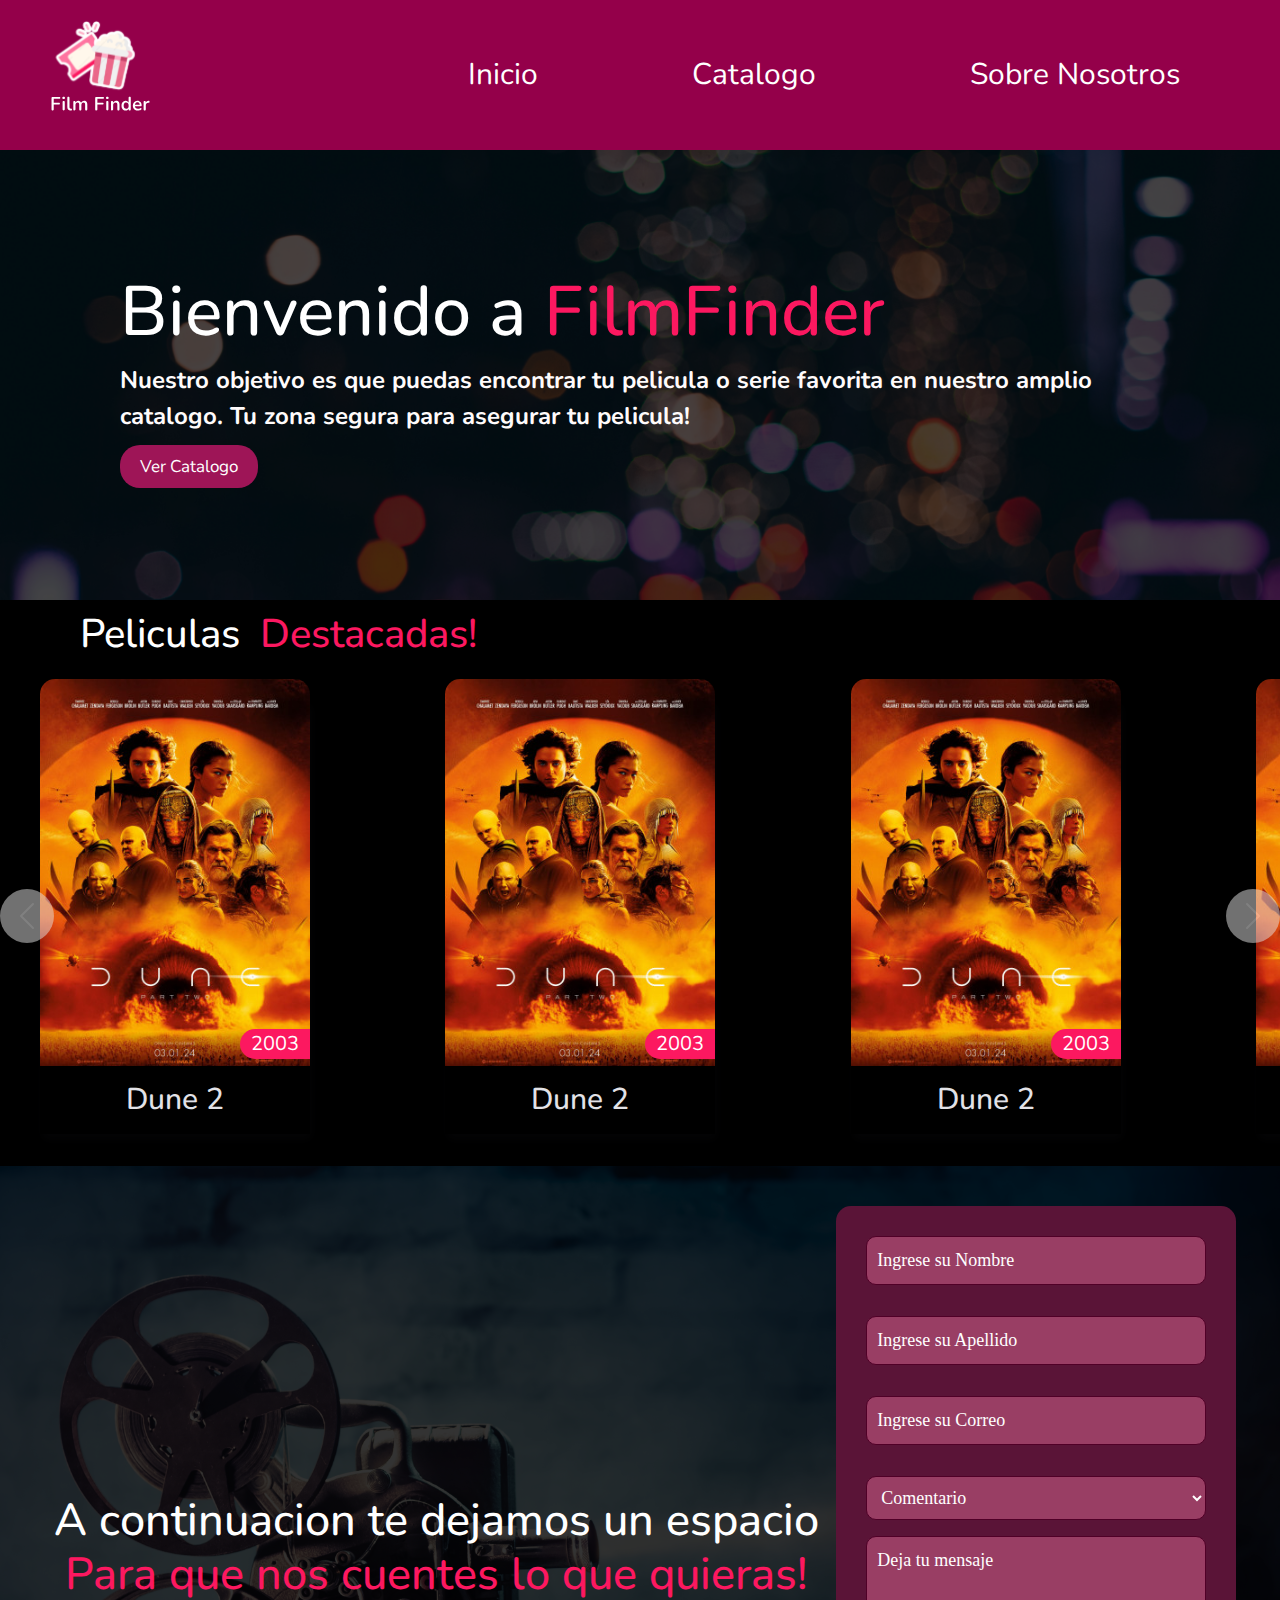
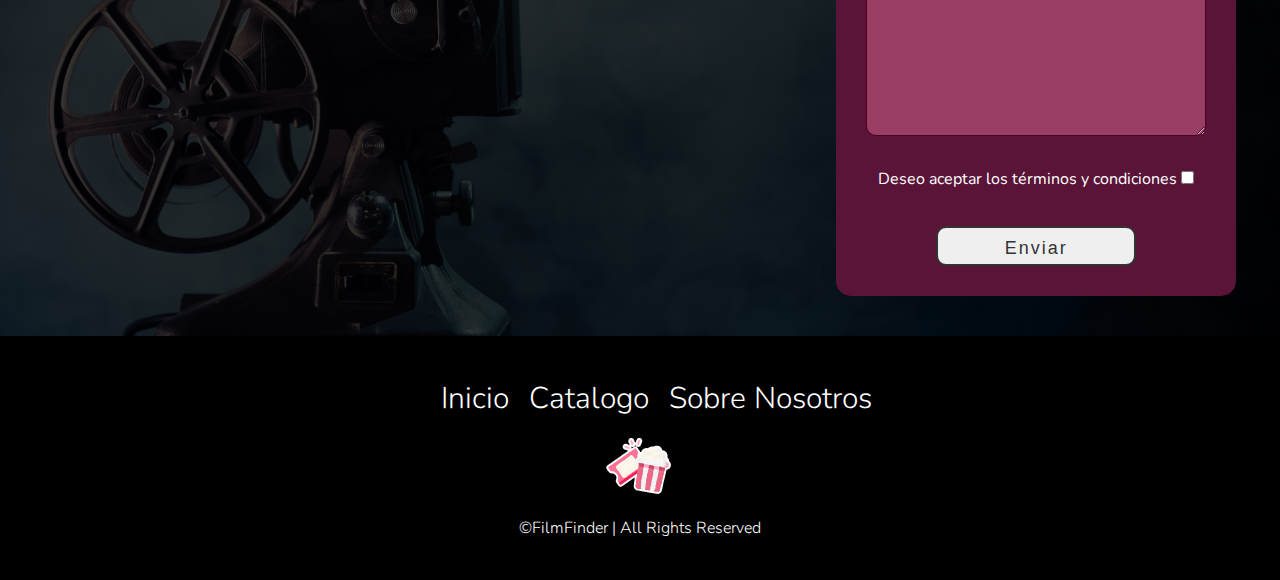
<file: index.html>
<!DOCTYPE html>
<html lang="en">
  <head>
    <meta charset="UTF-8" />
    <meta name="viewport" content="width=device-width, initial-scale=1.0" />
    <link
      href="https://cdn.jsdelivr.net/npm/bootstrap@5.3.3/dist/css/bootstrap.min.css"
      rel="stylesheet"
      integrity="sha384-QWTKZyjpPEjISv5WaRU9OFeRpok6YctnYmDr5pNlyT2bRjXh0JMhjY6hW+ALEwIH"
      crossorigin="anonymous"
    />
    <link rel="stylesheet" href="../css/paginas/index.css" />
    <link
      rel="icon"
      type="image/x-icon"
      href="/img/fotos_recursos/favicon.ico"
    />
    <link
      rel="stylesheet"
      href="https://cdnjs.cloudflare.com/ajax/libs/font-awesome/5.15.3/css/all.min.css"
    />
    <script src="https://ajax.googleapis.com/ajax/libs/jquery/3.5.1/jquery.min.js"></script>
    <link
      href="https://fonts.googleapis.com/css2?family=Nunito:ital,wght@0,200..1000;1,200..1000&display=swap"
      rel="stylesheet"
    />
    <script>
      $(function () {
        $("#navbar").load("../componentes/navbar.html");
        $("#footer").load("../componentes/footer.html");
        $("#form").load("../componentes/formulario.html");
      });
    </script>
    <title>Home | FilmFinder</title>
  </head>
  <body>
    <!--Navbar-->
    <div id="navbar"></div>
    <!--Inicio-->
    <div class="contenedor_titulo">
      <h1 class="titulo_inicio">
        Bienvenido a <span class="segundo_titulo">FilmFinder</span>
      </h1>
      <p class="epigrafe">
        Nuestro objetivo es que puedas encontrar tu pelicula o serie favorita en
        nuestro amplio catalogo. Tu zona segura para asegurar tu pelicula!
      </p>
      <a href="catalogo.html" class="boton_ver_catalogo">Ver Catalogo</a>
    </div>
    <!--Seccion Peliculas Destacadas -->
    <section>
      <div>
        <div class="main_container">
          <h1 class>Peliculas <span> &nbsp; Destacadas!</span></h1>
          <!--Seccion Carrusel-->
          <div id="carouselExampleControls" class="carousel">
            <div class="carousel-inner">
              <div class="carousel-item active">
                <div class="card">
                  <div class="img-wrapper">
                    <a href="../paginas/pagina_pelicula.html">
                      <img
                        src="../img/peliculas/dune_two.jpg"
                        class="d-block w-100"
                        alt="..."
                      />
                      <p class="card-text">2003</p>
                    </a>
                  </div>
                  <div class="card-body">
                    <h5 class="card-title">Dune 2</h5>
                  </div>
                </div>
              </div>
              <div class="carousel-item">
                <div class="card">
                  <div class="img-wrapper">
                    <a href="../paginas/pagina_pelicula.html">
                      <img
                        src="../img/peliculas/dune_two.jpg"
                        class="d-block w-100"
                        alt="..."
                      />
                      <p class="card-text">2003</p>
                    </a>
                  </div>
                  <div class="card-body">
                    <h5 class="card-title">Dune 2</h5>
                  </div>
                </div>
              </div>
              <div class="carousel-item">
                <div class="card">
                  <div class="img-wrapper">
                    <a href="../paginas/pagina_pelicula.html">
                      <img
                        src="../img/peliculas/dune_two.jpg"
                        class="d-block w-100"
                        alt="..."
                      />
                      <p class="card-text">2003</p>
                    </a>
                  </div>
                  <div class="card-body">
                    <h5 class="card-title">Dune 2</h5>
                  </div>
                </div>
              </div>
              <div class="carousel-item">
                <div class="card">
                  <div class="img-wrapper">
                    <a href="../paginas/pagina_pelicula.html">
                      <img
                        src="../img/peliculas/dune_two.jpg"
                        class="d-block w-100"
                        alt="..."
                      />
                      <p class="card-text">2003</p>
                    </a>
                  </div>
                  <div class="card-body">
                    <h5 class="card-title">Dune 2</h5>
                  </div>
                </div>
              </div>
              <div class="carousel-item">
                <div class="card">
                  <div class="img-wrapper">
                    <a href="../paginas/pagina_pelicula.html">
                      <img
                        src="../img/peliculas/dune_two.jpg"
                        class="d-block w-100"
                        alt="..."
                      />
                      <p class="card-text">2003</p>
                    </a>
                  </div>
                  <div class="card-body">
                    <h5 class="card-title">Dune 2</h5>
                  </div>
                </div>
              </div>
              <div class="carousel-item">
                <div class="card">
                  <div class="img-wrapper">
                    <a href="../paginas/pagina_pelicula.html">
                      <img
                        src="../img/peliculas/dune_two.jpg"
                        class="d-block w-100"
                        alt="..."
                      />
                      <p class="card-text">2003</p>
                    </a>
                  </div>
                  <div class="card-body">
                    <h5 class="card-title">Dune 2</h5>
                  </div>
                </div>
              </div>
              <div class="carousel-item">
                <div class="card">
                  <div class="img-wrapper">
                    <a href="../paginas/pagina_pelicula.html">
                      <img
                        src="../img/peliculas/dune_two.jpg"
                        class="d-block w-100"
                        alt="..."
                      />
                      <p class="card-text">2003</p>
                    </a>
                  </div>
                  <div class="card-body">
                    <h5 class="card-title">Dune 2</h5>
                  </div>
                </div>
              </div>
              <div class="carousel-item">
                <div class="card">
                  <div class="img-wrapper">
                    <a href="../paginas/pagina_pelicula.html">
                      <img
                        src="../img/peliculas/dune_two.jpg"
                        class="d-block w-100"
                        alt="..."
                      />
                      <p class="card-text">2003</p>
                    </a>
                  </div>
                  <div class="card-body">
                    <h5 class="card-title">Dune 2</h5>
                  </div>
                </div>
              </div>
              <div class="carousel-item">
                <div class="card">
                  <div class="img-wrapper">
                    <a href="../paginas/pagina_pelicula.html">
                      <img
                        src="../img/peliculas/dune_two.jpg"
                        class="d-block w-100"
                        alt="..."
                      />
                      <p class="card-text">2003</p>
                    </a>
                  </div>
                  <div class="card-body">
                    <h5 class="card-title">Dune 2</h5>
                  </div>
                </div>
              </div>
            </div>
            <button
              class="carousel-control-prev"
              type="button"
              data-bs-target="#carouselExampleControls"
              data-bs-slide="prev"
            >
              <span
                class="carousel-control-prev-icon"
                aria-hidden="true"
              ></span>
              <span class="visually-hidden">Previous</span>
            </button>
            <button
              class="carousel-control-next"
              type="button"
              data-bs-target="#carouselExampleControls"
              data-bs-slide="next"
            >
              <span
                class="carousel-control-next-icon"
                aria-hidden="true"
              ></span>
              <span class="visually-hidden">Next</span>
            </button>
          </div>
        </div>
      </div>
    </section>
    <!--Seccion Formulario-->
    <section id="seccion_form" class="seccion_formulario">
      <div class="contenedor_formulario">
        <div class="contenedor_texto_formulario">
          <h3 class="titulo_formulario">
            A continuacion te dejamos un espacio
            <p class="segundo_texto_formulario">
              Para que nos cuentes lo que quieras!
            </p>
          </h3>
        </div>
        <div id="form"></div>
      </div>
    </section>
    <!--Footer-->
    <div id="footer"></div>
    <script
      src="https://code.jquery.com/jquery-3.7.1.min.js"
      integrity="sha256-/JqT3SQfawRcv/BIHPThkBvs0OEvtFFmqPF/lYI/Cxo="
      crossorigin="anonymous"
    ></script>
    <script
      src="https://cdn.jsdelivr.net/npm/bootstrap@5.3.3/dist/js/bootstrap.bundle.min.js"
      integrity="sha384-YvpcrYf0tY3lHB60NNkmXc5s9fDVZLESaAA55NDzOxhy9GkcIdslK1eN7N6jIeHz"
      crossorigin="anonymous"
    ></script>
    <script src="../js/carrusel.js"></script>
  </body>
</html>
</file>
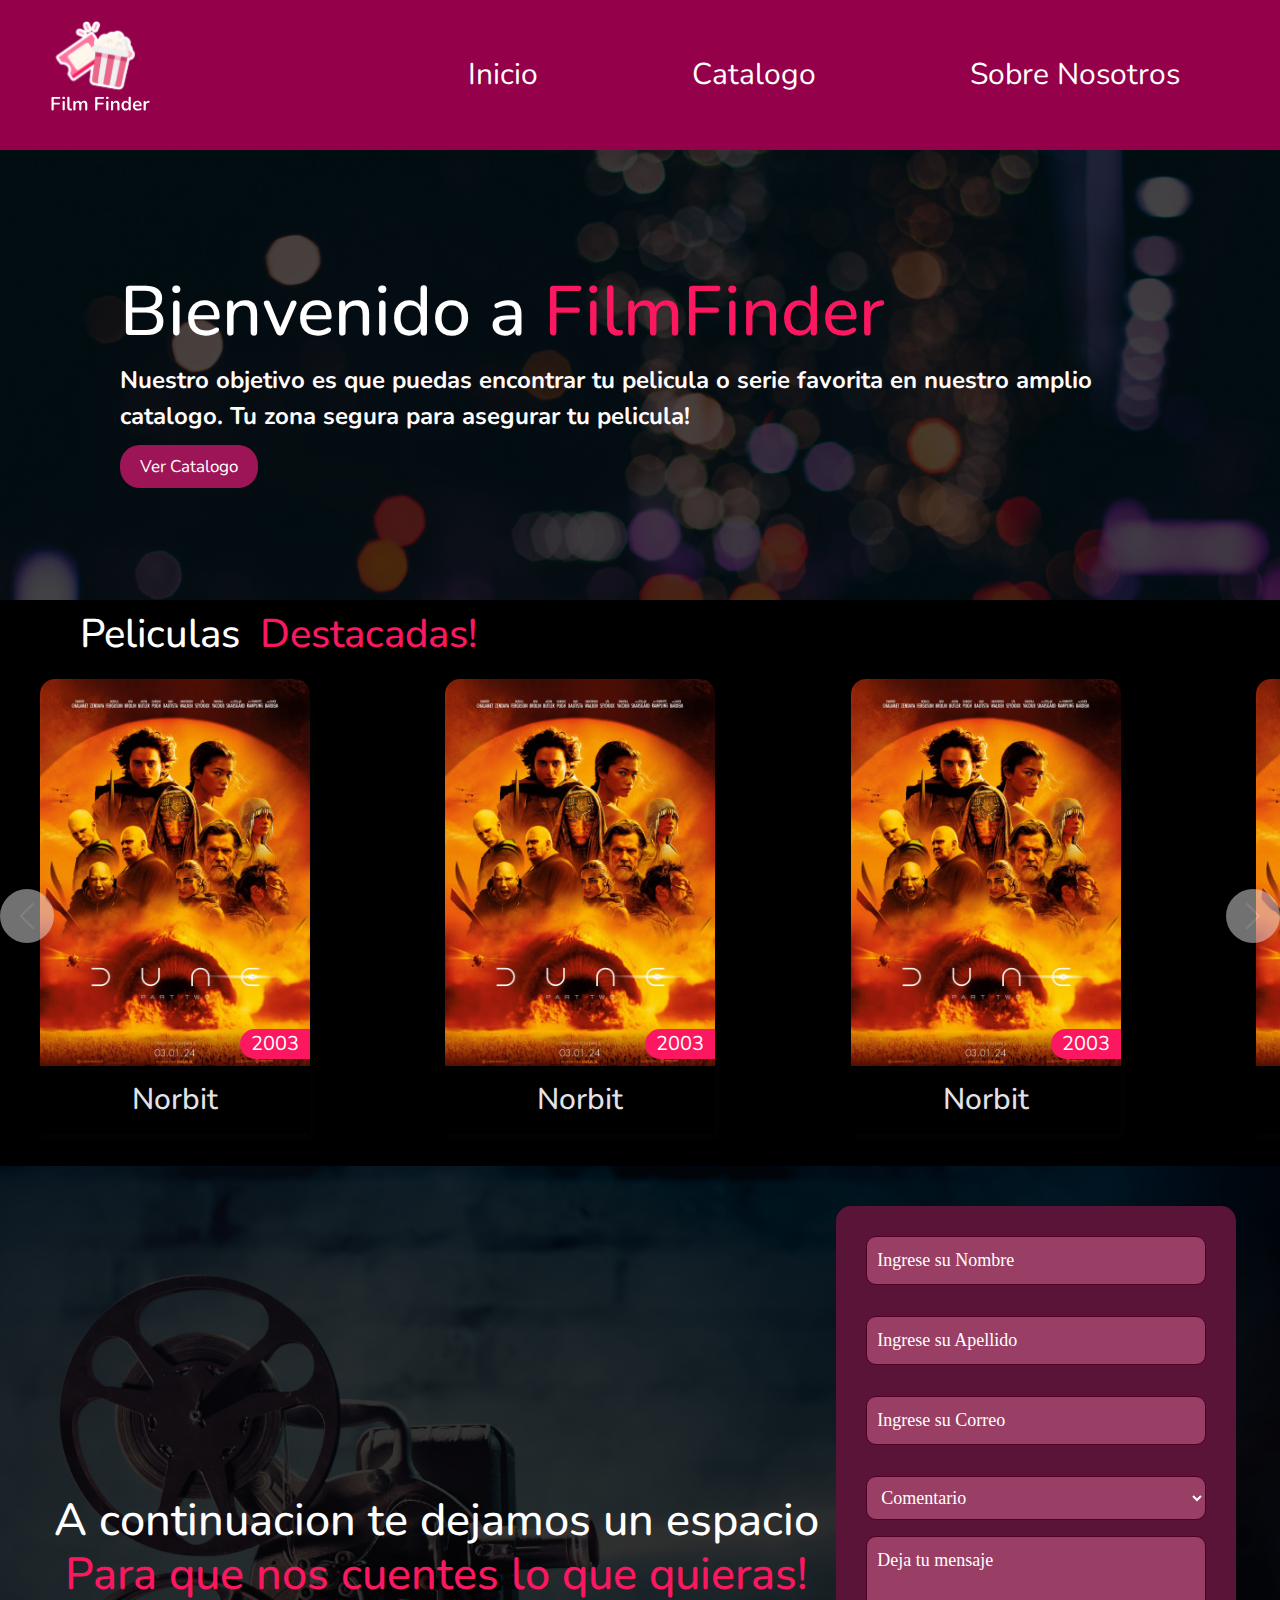
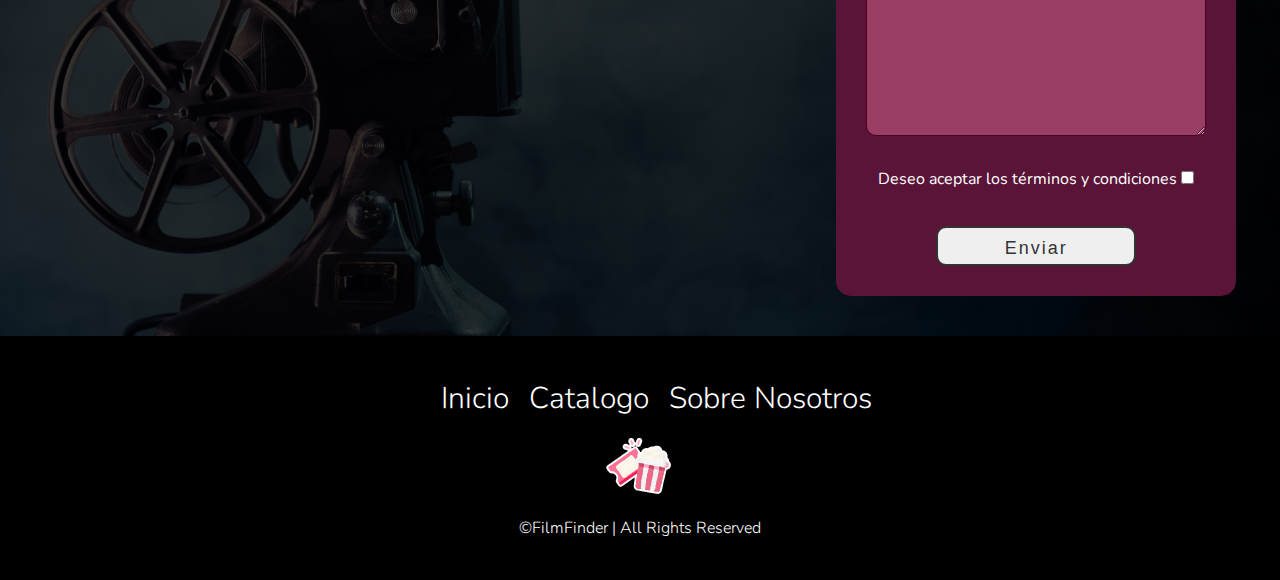
<file: paginas/index.html>
<!DOCTYPE html>
<html lang="en">
  <head>
    <meta charset="UTF-8" />
    <meta name="viewport" content="width=device-width, initial-scale=1.0" />
    <link
      href="https://cdn.jsdelivr.net/npm/bootstrap@5.3.3/dist/css/bootstrap.min.css"
      rel="stylesheet"
      integrity="sha384-QWTKZyjpPEjISv5WaRU9OFeRpok6YctnYmDr5pNlyT2bRjXh0JMhjY6hW+ALEwIH"
      crossorigin="anonymous"
    />
    <link rel="stylesheet" href="../css/paginas/index.css" />
    <link
      rel="icon"
      type="image/x-icon"
      href="../img/fotos_recursos/favicon.svg"
    />
    <link
      rel="stylesheet"
      href="https://cdnjs.cloudflare.com/ajax/libs/font-awesome/5.15.3/css/all.min.css"
    />
    <script src="https://ajax.googleapis.com/ajax/libs/jquery/3.5.1/jquery.min.js"></script>
    <link
      href="https://fonts.googleapis.com/css2?family=Nunito:ital,wght@0,200..1000;1,200..1000&display=swap"
      rel="stylesheet"
    />
    <script>
      $(function () {
        $("#navbar").load("../componentes/navbar.html");
        $("#footer").load("../componentes/footer.html");
        $("#form").load("../componentes/formulario.html");
      });
    </script>
    <title>Home | FilmFinder</title>
  </head>
  <body>
    <!--Navbar-->
    <div id="navbar"></div>
    <!--Inicio-->
    <div class="contenedor_titulo">
      <h1 class="titulo_inicio">
        Bienvenido a <span class="segundo_titulo">FilmFinder</span>
      </h1>
      <p class="epigrafe">
        Nuestro objetivo es que puedas encontrar tu pelicula o serie favorita en
        nuestro amplio catalogo. Tu zona segura para asegurar tu pelicula!
      </p>
      <a href="catalogo.html" class="boton_ver_catalogo">Ver Catalogo</a>
    </div>
    <!--Seccion Peliculas Destacadas -->
    <section>
      <div>
        <div class="main_container">
          <h1 class>Peliculas <span> &nbsp; Destacadas!</span></h1>
          <!--Seccion Carrusel-->
          <div id="carouselExampleControls" class="carousel">
            <div class="carousel-inner">
              <div class="carousel-item active">
                <div class="card">
                  <div class="img-wrapper">
                    <a href="../paginas/pagina_pelicula.html">
                      <img
                        src="../img/peliculas/dune_two.jpg"
                        class="d-block w-100"
                        alt="..."
                      />
                      <p class="card-text">2003</p>
                    </a>
                  </div>
                  <div class="card-body">
                    <h5 class="card-title">Norbit</h5>
                  </div>
                </div>
              </div>
              <div class="carousel-item">
                <div class="card">
                  <div class="img-wrapper">
                    <a href="../paginas/pagina_pelicula.html">
                      <img
                        src="../img/peliculas/dune_two.jpg"
                        class="d-block w-100"
                        alt="..."
                      />
                      <p class="card-text">2003</p>
                    </a>
                  </div>
                  <div class="card-body">
                    <h5 class="card-title">Norbit</h5>
                  </div>
                </div>
              </div>
              <div class="carousel-item">
                <div class="card">
                  <div class="img-wrapper">
                    <a href="../paginas/pagina_pelicula.html">
                      <img
                        src="../img/peliculas/dune_two.jpg"
                        class="d-block w-100"
                        alt="..."
                      />
                      <p class="card-text">2003</p>
                    </a>
                  </div>
                  <div class="card-body">
                    <h5 class="card-title">Norbit</h5>
                  </div>
                </div>
              </div>
              <div class="carousel-item">
                <div class="card">
                  <div class="img-wrapper">
                    <a href="../paginas/pagina_pelicula.html">
                      <img
                        src="../img/peliculas/dune_two.jpg"
                        class="d-block w-100"
                        alt="..."
                      />
                      <p class="card-text">2003</p>
                    </a>
                  </div>
                  <div class="card-body">
                    <h5 class="card-title">Norbit</h5>
                  </div>
                </div>
              </div>
              <div class="carousel-item">
                <div class="card">
                  <div class="img-wrapper">
                    <a href="../paginas/pagina_pelicula.html">
                      <img
                        src="../img/peliculas/dune_two.jpg"
                        class="d-block w-100"
                        alt="..."
                      />
                      <p class="card-text">2003</p>
                    </a>
                  </div>
                  <div class="card-body">
                    <h5 class="card-title">Norbit</h5>
                  </div>
                </div>
              </div>
              <div class="carousel-item">
                <div class="card">
                  <div class="img-wrapper">
                    <a href="../paginas/pagina_pelicula.html">
                      <img
                        src="../img/peliculas/dune_two.jpg"
                        class="d-block w-100"
                        alt="..."
                      />
                      <p class="card-text">2003</p>
                    </a>
                  </div>
                  <div class="card-body">
                    <h5 class="card-title">Norbit</h5>
                  </div>
                </div>
              </div>
              <div class="carousel-item">
                <div class="card">
                  <div class="img-wrapper">
                    <a href="../paginas/pagina_pelicula.html">
                      <img
                        src="../img/peliculas/dune_two.jpg"
                        class="d-block w-100"
                        alt="..."
                      />
                      <p class="card-text">2003</p>
                    </a>
                  </div>
                  <div class="card-body">
                    <h5 class="card-title">Norbit</h5>
                  </div>
                </div>
              </div>
              <div class="carousel-item">
                <div class="card">
                  <div class="img-wrapper">
                    <a href="../paginas/pagina_pelicula.html">
                      <img
                        src="../img/peliculas/dune_two.jpg"
                        class="d-block w-100"
                        alt="..."
                      />
                      <p class="card-text">2003</p>
                    </a>
                  </div>
                  <div class="card-body">
                    <h5 class="card-title">Norbit</h5>
                  </div>
                </div>
              </div>
              <div class="carousel-item">
                <div class="card">
                  <div class="img-wrapper">
                    <a href="../paginas/pagina_pelicula.html">
                      <img
                        src="../img/peliculas/dune_two.jpg"
                        class="d-block w-100"
                        alt="..."
                      />
                      <p class="card-text">2003</p>
                    </a>
                  </div>
                  <div class="card-body">
                    <h5 class="card-title">Norbit</h5>
                  </div>
                </div>
              </div>
            </div>
            <button
              class="carousel-control-prev"
              type="button"
              data-bs-target="#carouselExampleControls"
              data-bs-slide="prev"
            >
              <span
                class="carousel-control-prev-icon"
                aria-hidden="true"
              ></span>
              <span class="visually-hidden">Previous</span>
            </button>
            <button
              class="carousel-control-next"
              type="button"
              data-bs-target="#carouselExampleControls"
              data-bs-slide="next"
            >
              <span
                class="carousel-control-next-icon"
                aria-hidden="true"
              ></span>
              <span class="visually-hidden">Next</span>
            </button>
          </div>
        </div>
      </div>
    </section>
    <!--Seccion Formulario-->
    <section id="seccion_form" class="seccion_formulario">
      <div class="contenedor_formulario">
        <div class="contenedor_texto_formulario">
          <h3 class="titulo_formulario">
            A continuacion te dejamos un espacio
            <p class="segundo_texto_formulario">
              Para que nos cuentes lo que quieras!
            </p>
          </h3>
        </div>
        <div id="form"></div>
      </div>
    </section>
    <!--Footer-->
    <div id="footer"></div>
    <script
      src="https://code.jquery.com/jquery-3.7.1.min.js"
      integrity="sha256-/JqT3SQfawRcv/BIHPThkBvs0OEvtFFmqPF/lYI/Cxo="
      crossorigin="anonymous"
    ></script>
    <script
      src="https://cdn.jsdelivr.net/npm/bootstrap@5.3.3/dist/js/bootstrap.bundle.min.js"
      integrity="sha384-YvpcrYf0tY3lHB60NNkmXc5s9fDVZLESaAA55NDzOxhy9GkcIdslK1eN7N6jIeHz"
      crossorigin="anonymous"
    ></script>
    <script src="../js/carrusel.js"></script>
  </body>
</html>
</file>
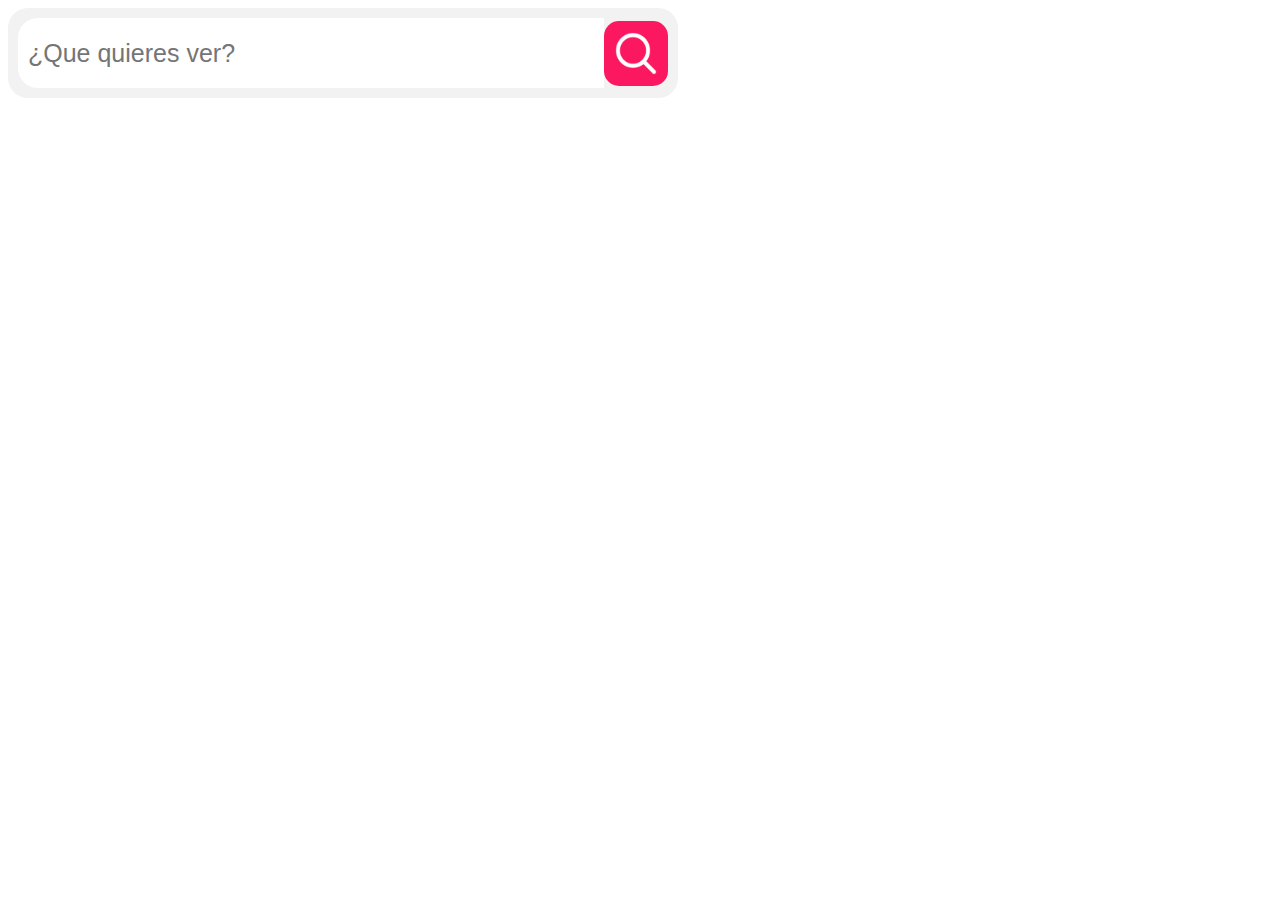
<file: componentes/barra_busqueda.html>
<!DOCTYPE html>
<html lang="es">
  <head>
    <meta charset="UTF-8" />
    <meta name="viewport" content="width=device-width, initial-scale=1.0" />
    <link rel="stylesheet" href="../css/componentes/barra_busqueda.css" />
    <link
      rel="stylesheet"
      href="https://cdnjs.cloudflare.com/ajax/libs/font-awesome/5.15.3/css/all.min.css"
    />
    <title>Barra de Búsqueda</title>
  </head>
  <body>
    <div class="search-container">
      <input type="text" id="search-box" placeholder="¿Que quieres ver?" />
      <button id="search-button">
        <img src="../img/fotos_recursos/lupa2.png" alt="Lupa" />
      </button>
    </div>
  </body>
</html>
</file>
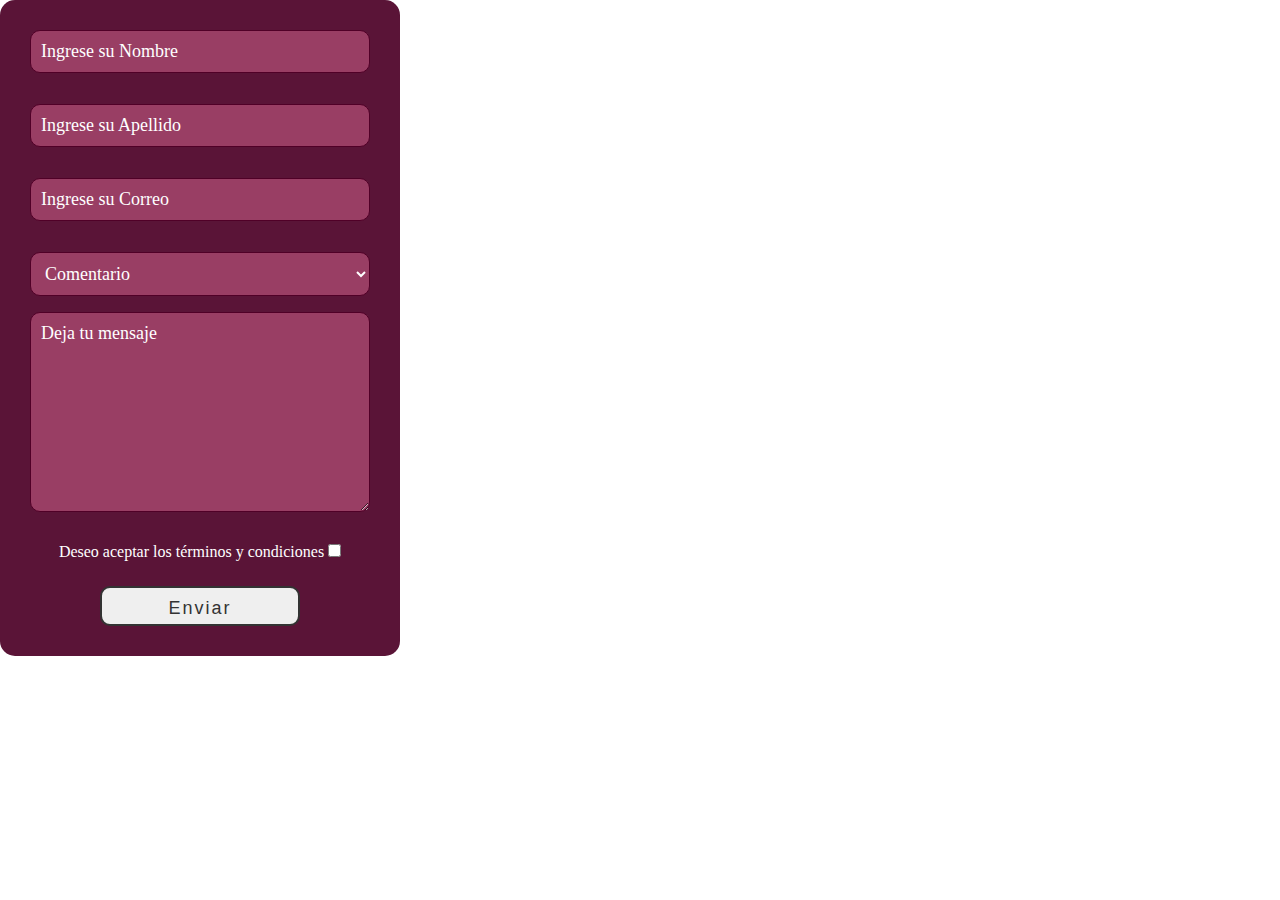
<file: componentes/formulario.html>
<!DOCTYPE html>
<html lang="en">
  <head>
    <meta charset="UTF-8" />
    <meta name="viewport" content="width=device-width, initial-scale=1.0" />
    <title>Formulario</title>
    <link rel="stylesheet" href="../css/componentes/formulario.css" />
  </head>
  <body>
    <section class="seccion_form">
      <form action="">
        <div class="form-register">
          <input
            class="controls"
            type="text"
            name="nombres"
            id="nombres"
            placeholder="Ingrese su Nombre"
          />
          <div id="error_nombre" class="mensaje_error"></div>
          <input
            class="controls"
            type="text"
            name="apellidos"
            id="apellidos"
            placeholder="Ingrese su Apellido"
          />
          <div id="error_apellido" class="mensaje_error"></div>
          <input
            class="controls"
            type="email"
            name="correo"
            id="correo"
            placeholder="Ingrese su Correo"
          />
          <div id="error_correo" class="mensaje_error"></div>
          <select
            title="selector_de_opciones"
            name="razon"
            id="razon"
            class="opciones"
          >
            <option value="">Comentario</option>
            <option value="RE">Reclamo</option>
            <option value="PE">Pedido</option>
            <option value="RES">Reseña</option>
          </select>
          <textarea
            class="textarea"
            name="mensaje"
            id="mensaje"
            placeholder="Deja tu mensaje"
            maxlength="500"
          ></textarea>
          <div id="error_mensaje" class="mensaje_error"></div>
          <div class="terminos">
            <label class="terminos" for="terminos"
              >Deseo aceptar los términos y condiciones</label
            >
            <input class="boton_radio" type="checkbox" id="terminos" />
          </div>
          <div id="error_terminos" class="mensaje_error"></div>
          <div class="contenedor_boton">
            <button type="submit" class="boton" onclick="validarFormulario()">
              Enviar
            </button>
          </div>
        </div>
      </form>
    </section>
    <script src="../js/validacion.js"></script>
  </body>
</html>
</file>
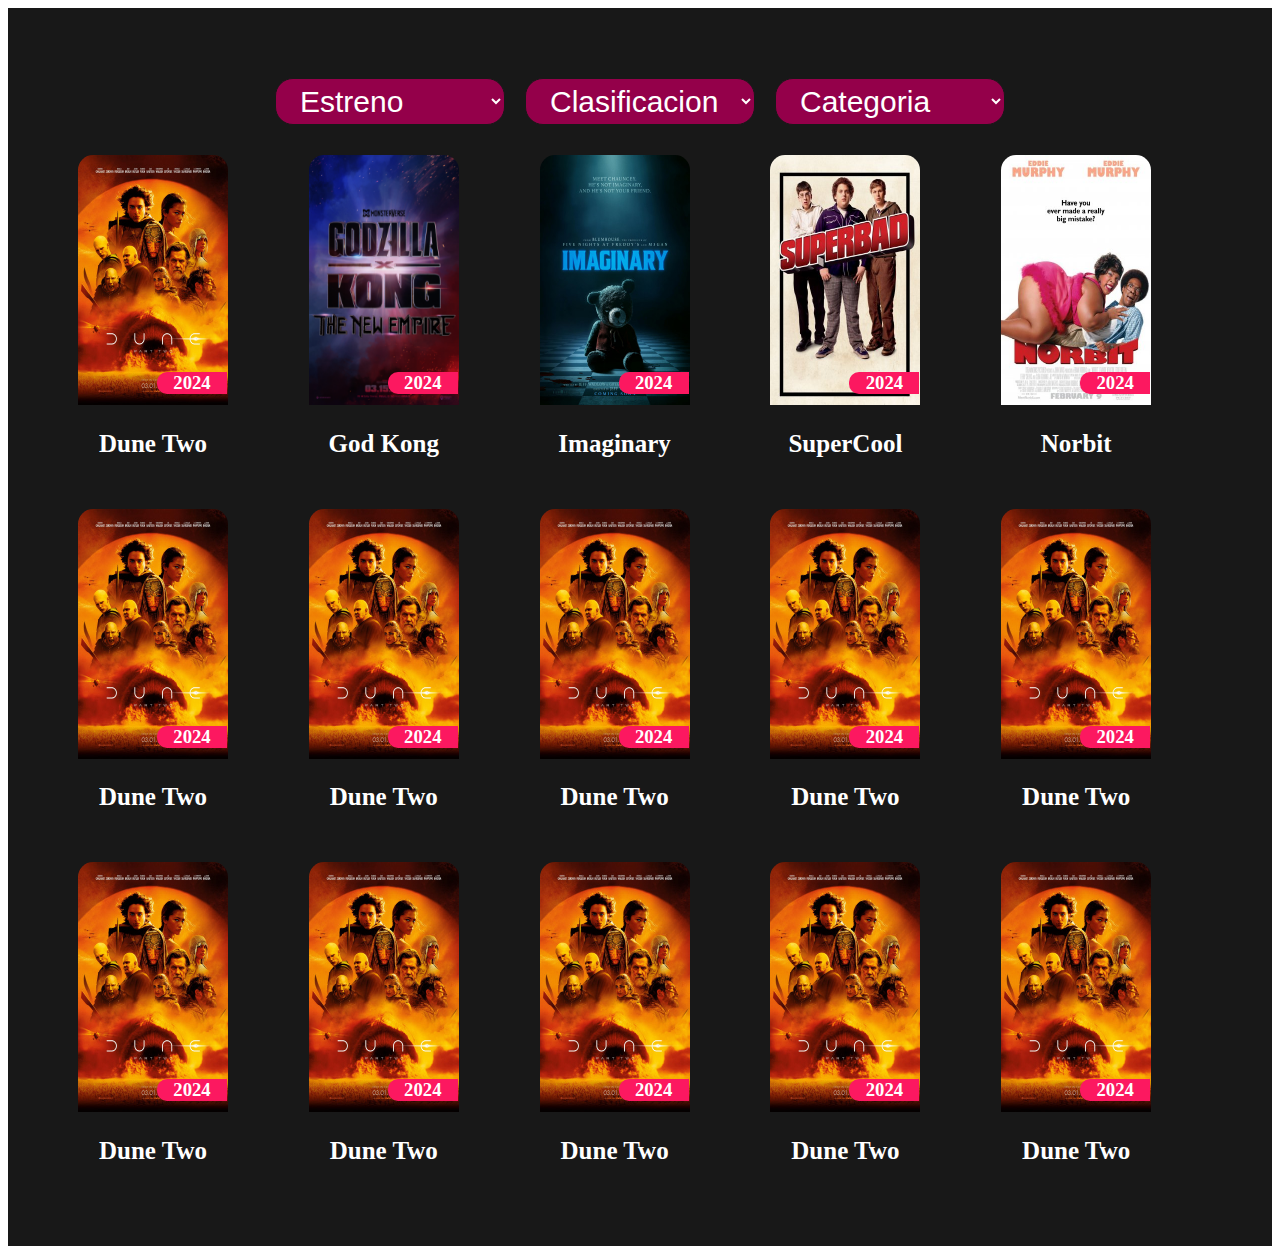
<file: componentes/grid_peliculas.html>
<!DOCTYPE html>
<html lang="en">
  <head>
    <meta charset="UTF-8" />
    <meta name="viewport" content="width=device-width, initial-scale=1.0" />
    <link rel="stylesheet" href="../css/componentes/grid_peliculas.css" />
    <script>
      $(function () {
        $("#paginacion").load("../componentes/paginacion.html");
      });
    </script>
    <title>grid_peliculas</title>
  </head>
  <body>
    <div class="contenedor_central_grid">
      <div class="fondo_grid_peliculas"></div>
      <div class="contenedor_filtros">
        <select
          title="selector_fecha_estreno"
          name="fecha"
          id="fecha"
          class="select_opciones"
        >
          <option class="titulo_filtro" selected disabled>
            <strong>Estreno</strong>
          </option>
          <option value="">Todas</option>
          <option value="AS">Ascendente</option>
          <option value="DE">Descendente</option>
        </select>
        <select
          title="selector_rating"
          name="rating"
          id="rating"
          class="select_opciones"
        >
          <option class="titulo_filtro" selected disabled>
            <strong>Clasificacion</strong>
          </option>
          <option value="">Todas</option>
          <option value="1">1 Estrella</option>
          <option value="2">2 Estrellas</option>
          <option value="3">3 Estrellas</option>
          <option value="4">4 Estrellas</option>
          <option value="5">5 estrellas</option>
        </select>
        <select
          title="selector_categoria"
          name="categoria"
          id="categoria"
          class="select_opcion_categoria"
        >
          <option class="titulo_filtro" selected disabled>
            <strong>Categoria</strong>
          </option>
          <option value="">Todas</option>
          <option value="accion">Acción</option>
          <option value="aventura">Aventura</option>
          <option value="animacion">Animación</option>
          <option value="comedia">Comedia</option>
          <option value="crimen">Crimen</option>
          <option value="drama">Drama</option>
          <option value="familia">Familia</option>
          <option value="fantasia">Fantasía</option>
          <option value="terror">Terror</option>
          <option value="misterio">Misterio</option>
          <option value="romance">Romance</option>
          <option value="ciencia-ficcion">Ciencia Ficción</option>
          <option value="suspenso">Suspenso</option>
        </select>
      </div>
      <div class="contenedor_cards_grid">
        <div class="contenedor_card">
          <div class="card_grid">
            <div class="contenedor_imagen_grid">
              <a href="pagina_pelicula.html" title="Pelicula">
                <img
                  src="../img/peliculas/dune_two.jpg"
                  alt="Dune two"
                  class="foto_pelicula_grid"
                />
                <h3 class="estreno_grid">2024</h3>
              </a>
            </div>
            <h2 class="titulo_grid">Dune Two</h2>
          </div>
        </div>
        <div class="contenedor_card">
          <div class="card_grid">
            <div class="contenedor_imagen_grid">
              <a href="pagina_pelicula.html" title="Pelicula">
                <img
                  src="../img/peliculas/god_kong.png"
                  alt="Dune two"
                  class="foto_pelicula_grid"
                />
                <h3 class="estreno_grid">2024</h3>
              </a>
            </div>
            <h2 class="titulo_grid">God Kong</h2>
          </div>
        </div>
        <div class="contenedor_card">
          <div class="card_grid">
            <div class="contenedor_imagen_grid">
              <a href="pagina_pelicula.html" title="Pelicula">
                <img
                  src="../img/peliculas/imaginary.jpg"
                  alt="Dune two"
                  class="foto_pelicula_grid"
                />
                <h3 class="estreno_grid">2024</h3>
              </a>
            </div>
            <h2 class="titulo_grid">Imaginary</h2>
          </div>
        </div>
        <div class="contenedor_card">
          <div class="card_grid">
            <div class="contenedor_imagen_grid">
              <a href="pagina_pelicula.html" title="Pelicula">
                <img
                  src="../img/peliculas/supercool.jpg"
                  alt="Dune two"
                  class="foto_pelicula_grid"
                />
                <h3 class="estreno_grid">2024</h3>
              </a>
            </div>
            <h2 class="titulo_grid">SuperCool</h2>
          </div>
        </div>
        <div class="contenedor_card">
          <div class="card_grid">
            <div class="contenedor_imagen_grid">
              <a href="pagina_pelicula.html" title="Pelicula">
                <img
                  src="../img/peliculas/norbit.jpg"
                  alt="Dune two"
                  class="foto_pelicula_grid"
                />
                <h3 class="estreno_grid">2024</h3>
              </a>
            </div>
            <h2 class="titulo_grid">Norbit</h2>
          </div>
        </div>
        <div class="contenedor_card">
          <div class="card_grid">
            <div class="contenedor_imagen_grid">
              <a href="pagina_pelicula.html" title="Pelicula">
                <img
                  src="../img/peliculas/dune_two.jpg"
                  alt="Dune two"
                  class="foto_pelicula_grid"
                />
                <h3 class="estreno_grid">2024</h3>
              </a>
            </div>
            <h2 class="titulo_grid">Dune Two</h2>
          </div>
        </div>
        <div class="contenedor_card">
          <div class="card_grid">
            <div class="contenedor_imagen_grid">
              <a href="pagina_pelicula.html" title="Pelicula">
                <img
                  src="../img/peliculas/dune_two.jpg"
                  alt="Dune two"
                  class="foto_pelicula_grid"
                />
                <h3 class="estreno_grid">2024</h3>
              </a>
            </div>
            <h2 class="titulo_grid">Dune Two</h2>
          </div>
        </div>
        <div class="contenedor_card">
          <div class="card_grid">
            <div class="contenedor_imagen_grid">
              <a href="pagina_pelicula.html" title="Pelicula">
                <img
                  src="../img/peliculas/dune_two.jpg"
                  alt="Dune two"
                  class="foto_pelicula_grid"
                />
                <h3 class="estreno_grid">2024</h3>
              </a>
            </div>
            <h2 class="titulo_grid">Dune Two</h2>
          </div>
        </div>
        <div class="contenedor_card">
          <div class="card_grid">
            <div class="contenedor_imagen_grid">
              <a href="pagina_pelicula.html" title="Pelicula">
                <img
                  src="../img/peliculas/dune_two.jpg"
                  alt="Dune two"
                  class="foto_pelicula_grid"
                />
                <h3 class="estreno_grid">2024</h3>
              </a>
            </div>
            <h2 class="titulo_grid">Dune Two</h2>
          </div>
        </div>
        <div class="contenedor_card">
          <div class="card_grid">
            <div class="contenedor_imagen_grid">
              <a href="pagina_pelicula.html" title="Pelicula">
                <img
                  src="../img/peliculas/dune_two.jpg"
                  alt="Dune two"
                  class="foto_pelicula_grid"
                />
                <h3 class="estreno_grid">2024</h3>
              </a>
            </div>
            <h2 class="titulo_grid">Dune Two</h2>
          </div>
        </div>
        <div class="contenedor_card">
          <div class="card_grid">
            <div class="contenedor_imagen_grid">
              <a href="pagina_pelicula.html" title="Pelicula">
                <img
                  src="../img/peliculas/dune_two.jpg"
                  alt="Dune two"
                  class="foto_pelicula_grid"
                />
                <h3 class="estreno_grid">2024</h3>
              </a>
            </div>
            <h2 class="titulo_grid">Dune Two</h2>
          </div>
        </div>
        <div class="contenedor_card">
          <div class="card_grid">
            <div class="contenedor_imagen_grid">
              <a href="pagina_pelicula.html" title="Pelicula">
                <img
                  src="../img/peliculas/dune_two.jpg"
                  alt="Dune two"
                  class="foto_pelicula_grid"
                />
                <h3 class="estreno_grid">2024</h3>
              </a>
            </div>
            <h2 class="titulo_grid">Dune Two</h2>
          </div>
        </div>
        <div class="contenedor_card">
          <div class="card_grid">
            <div class="contenedor_imagen_grid">
              <a href="pagina_pelicula.html" title="Pelicula">
                <img
                  src="../img/peliculas/dune_two.jpg"
                  alt="Dune two"
                  class="foto_pelicula_grid"
                />
                <h3 class="estreno_grid">2024</h3>
              </a>
            </div>
            <h2 class="titulo_grid">Dune Two</h2>
          </div>
        </div>
        <div class="contenedor_card">
          <div class="card_grid">
            <div class="contenedor_imagen_grid">
              <a href="pagina_pelicula.html" title="Pelicula">
                <img
                  src="../img/peliculas/dune_two.jpg"
                  alt="Dune two"
                  class="foto_pelicula_grid"
                />
                <h3 class="estreno_grid">2024</h3>
              </a>
            </div>
            <h2 class="titulo_grid">Dune Two</h2>
          </div>
        </div>
        <div class="contenedor_card">
          <div class="card_grid">
            <div class="contenedor_imagen_grid">
              <a href="pagina_pelicula.html" title="Pelicula">
                <img
                  src="../img/peliculas/dune_two.jpg"
                  alt="Dune two"
                  class="foto_pelicula_grid"
                />
                <h3 class="estreno_grid">2024</h3>
              </a>
            </div>
            <h2 class="titulo_grid">Dune Two</h2>
          </div>
        </div>
      </div>
      <div id="paginacion"></div>
    </div>
  </body>
</html>
</file>
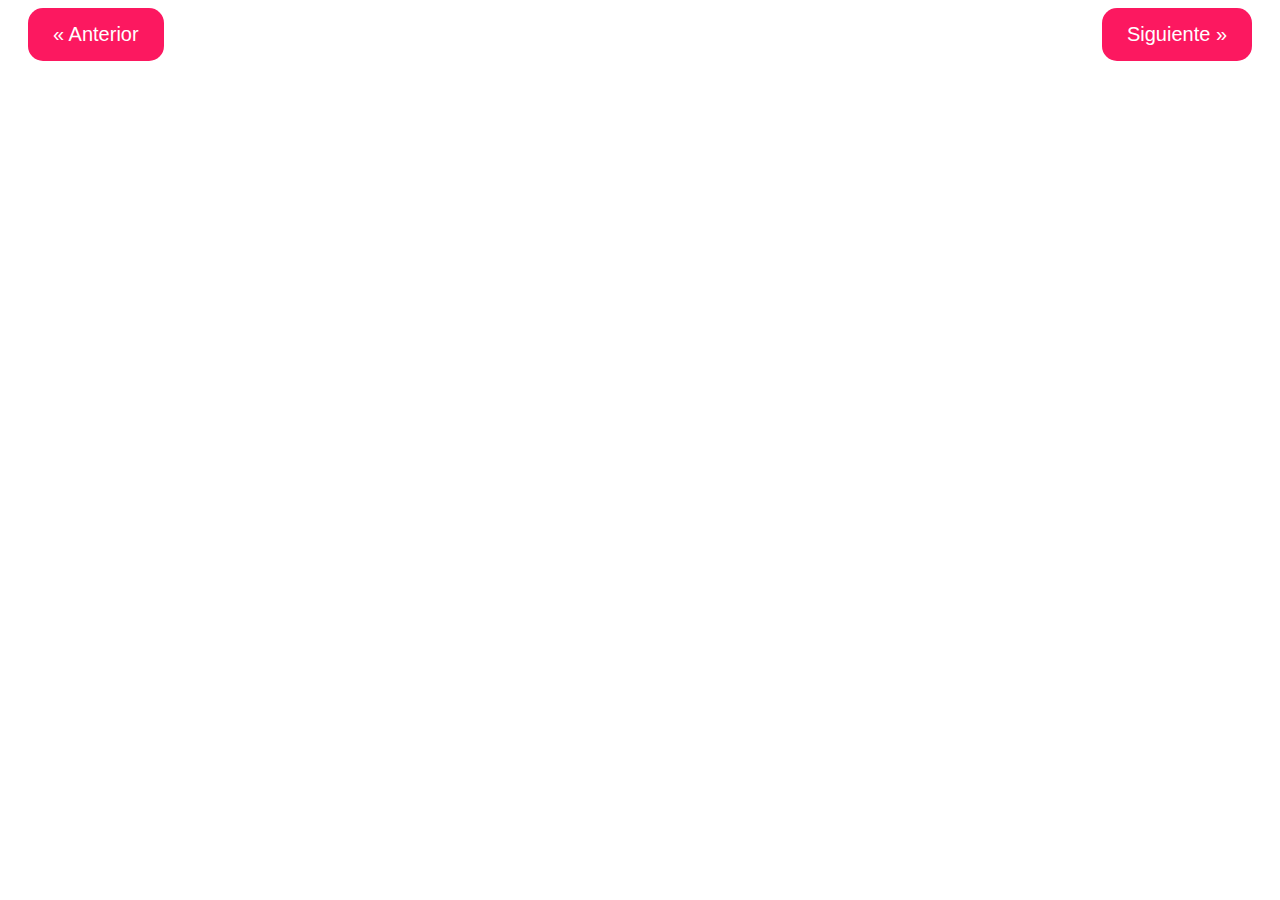
<file: componentes/paginacion.html>
<!DOCTYPE html>
<html lang="en">
  <head>
    <meta charset="UTF-8" />
    <meta name="viewport" content="width=device-width, initial-scale=1.0" />
    <link rel="stylesheet" href="../css/componentes/paginacion.css" />
    <title>Paginacion</title>
  </head>
  <body>
    <div class="pagination">
      <button class="prev">&laquo; Anterior</button>
      <span class="page-number">Página 1 de 10</span>
      <button class="next">Siguiente &raquo;</button>
    </div>
  </body>
</html>
</file>
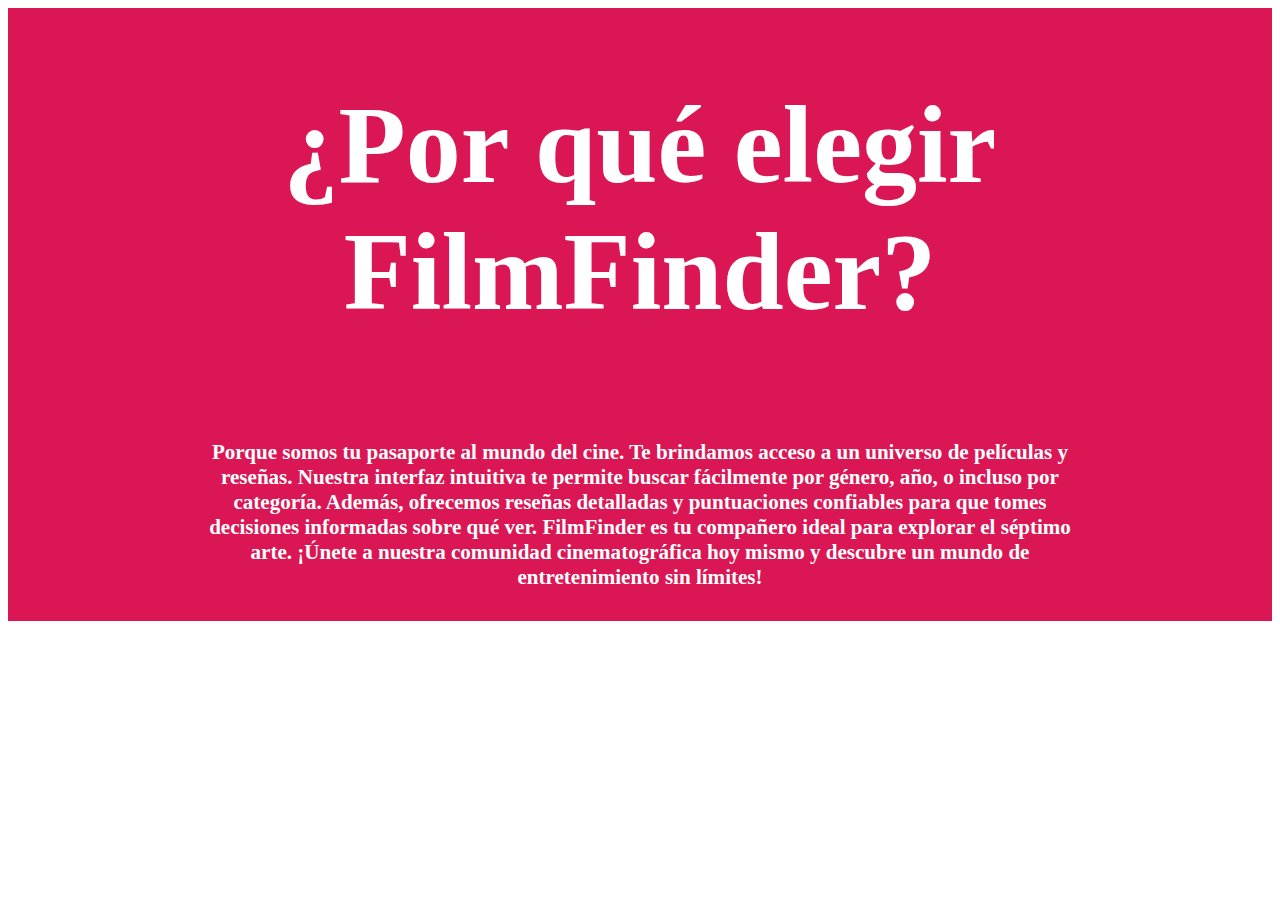
<file: componentes/seccion_recomendacion.html>
<!DOCTYPE html>
<html lang="en">
  <head>
    <meta charset="UTF-8" />
    <meta name="viewport" content="width=device-width, initial-scale=1.0" />
    <link
      rel="stylesheet"
      href="../css/componentes/seccion_recomendacion.css"
    />
    <title>recomendacion</title>
  </head>
  <body>
    <div class="contenedor">
      <div class="textos_recomendacion">
        <div class="primer_texto_recomendacion">
          <h1>¿Por qué elegir FilmFinder?</h1>
        </div>
        <div class="texto">
          <h3>
            Porque somos tu pasaporte al mundo del cine. Te brindamos acceso a
            un universo de películas y reseñas. Nuestra interfaz intuitiva te
            permite buscar fácilmente por género, año, o incluso por categoría.
            Además, ofrecemos reseñas detalladas y puntuaciones confiables para
            que tomes decisiones informadas sobre qué ver. FilmFinder es tu
            compañero ideal para explorar el séptimo arte. ¡Únete a nuestra
            comunidad cinematográfica hoy mismo y descubre un mundo de
            entretenimiento sin límites!
          </h3>
        </div>
      </div>
    </div>
  </body>
</html>
</file>
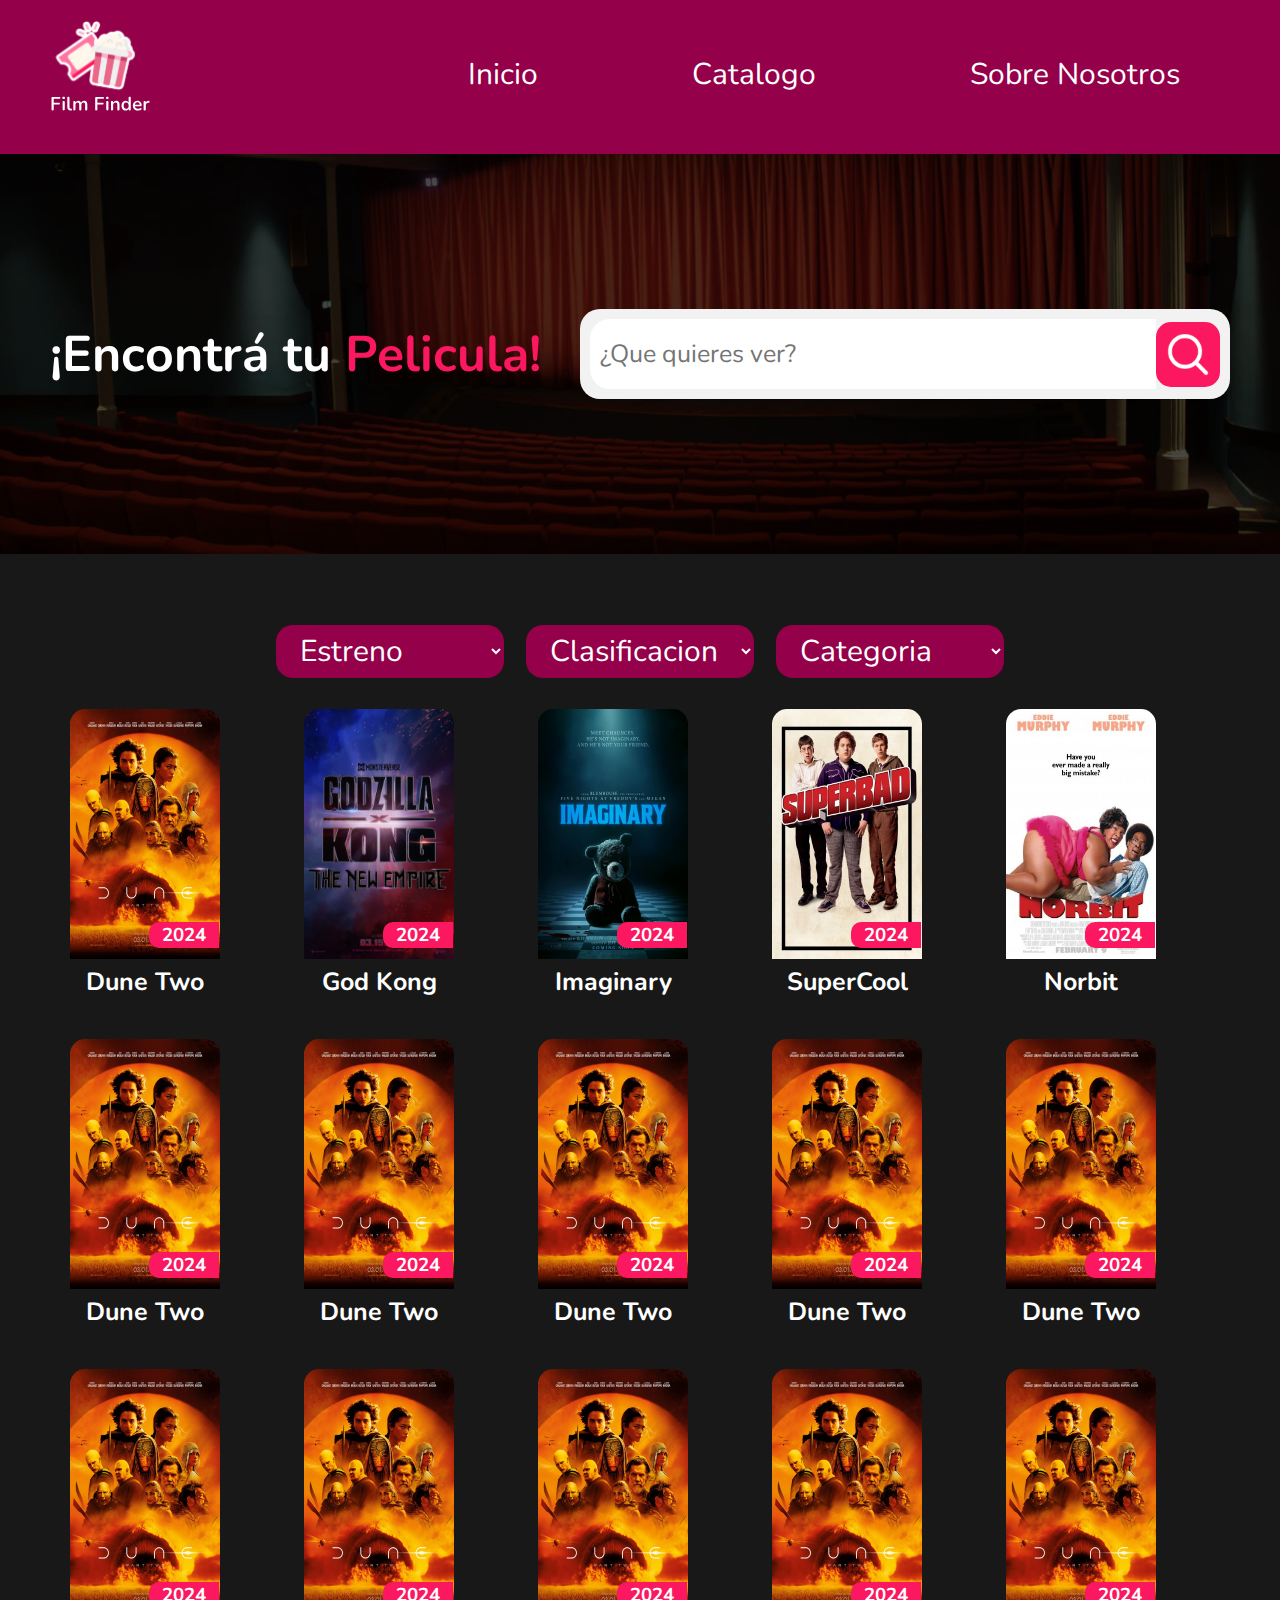
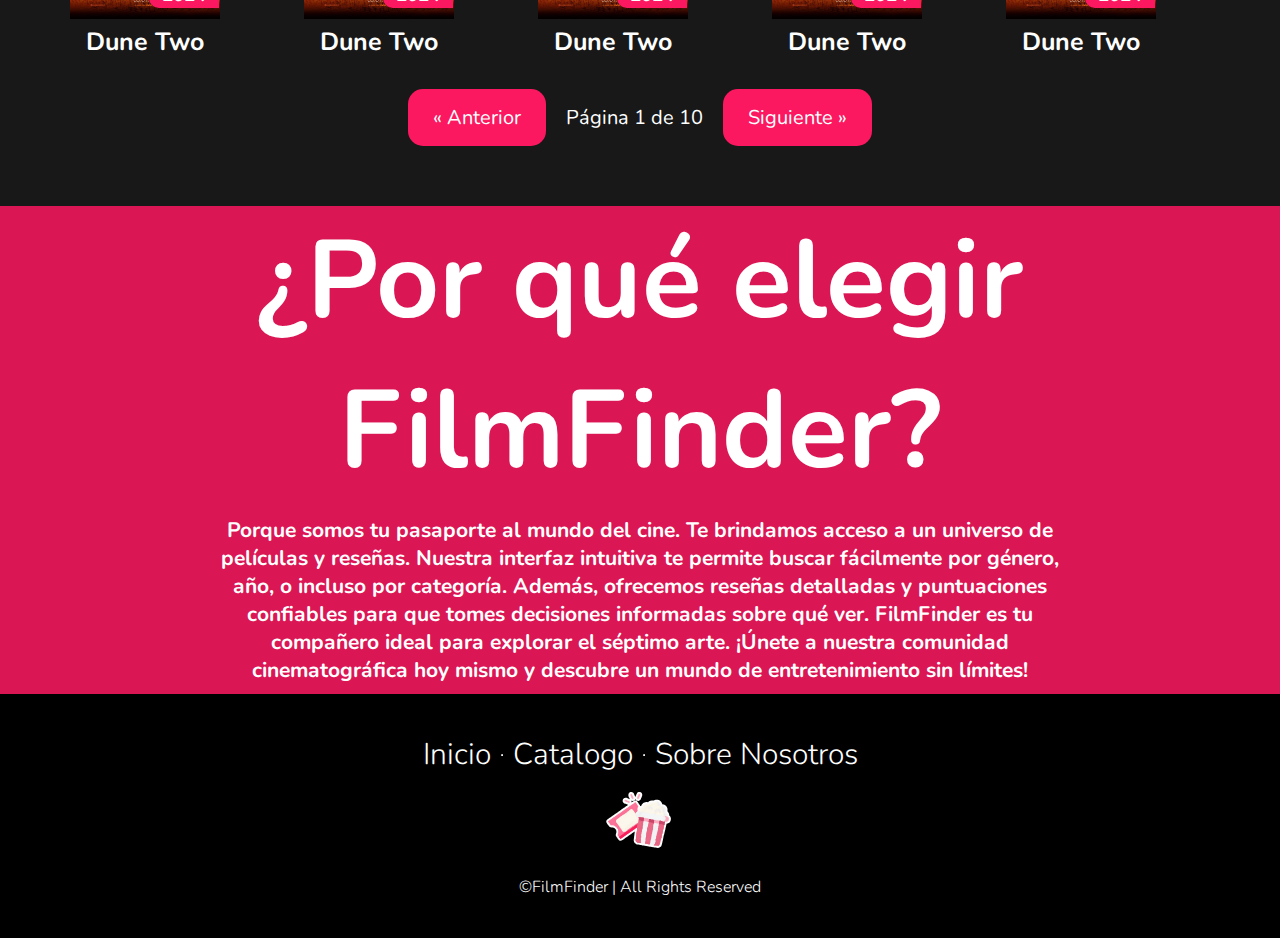
<file: paginas/catalogo.html>
<!DOCTYPE html>
<html lang="en">
  <head>
    <meta charset="UTF-8" />
    <meta name="viewport" content="width=device-width, initial-scale=1.0" />
    <link rel="icon" type="image/x-icon" href="/img/fotos_recursos/favicon.ico" />
    <link rel="stylesheet" href="../css/paginas/catalogo.css" />
    <link
      rel="stylesheet"
      href="https://cdnjs.cloudflare.com/ajax/libs/font-awesome/5.15.3/css/all.min.css"
    />
    <script src="https://ajax.googleapis.com/ajax/libs/jquery/3.5.1/jquery.min.js"></script>
    <link
      href="https://fonts.googleapis.com/css2?family=Nunito:ital,wght@0,200..1000;1,200..1000&display=swap"
      rel="stylesheet"
    />
    <script>
      $(function () {
        $("#footer").load("../componentes/footer.html");
        $("#navbar").load("../componentes/navbar.html");
        $("#barra_busqueda").load("../componentes/barra_busqueda.html");
        $("#grid_peliculas").load("../componentes/grid_peliculas.html");
        $("#recomendacion").load("../componentes/seccion_recomendacion.html");
      });
    </script>
    <title>Catalogo | FilmFinder</title>
  </head>
  <body>
    <!--Navbar-->
    <div id="navbar"></div>
    <!--Seccion Buscador-->
    <section>
      <div class="contenedor_seccion_buscar">
        <h1 class="titulo_busqueda">
          ¡Encontrá tu <span class="texto_secundario">Pelicula!</span>
        </h1>
        <div class="contenedor_buscador" id="barra_busqueda"></div>
      </div>
    </section>
    <!--Seccion Grid-->
    <section>
      <div id="grid_peliculas"></div>
    </section>
    <section>
      <div id="recomendacion"></div>
    </section>
    <!--Footer-->
    <div id="footer"></div>
  </body>
</html>
</file>
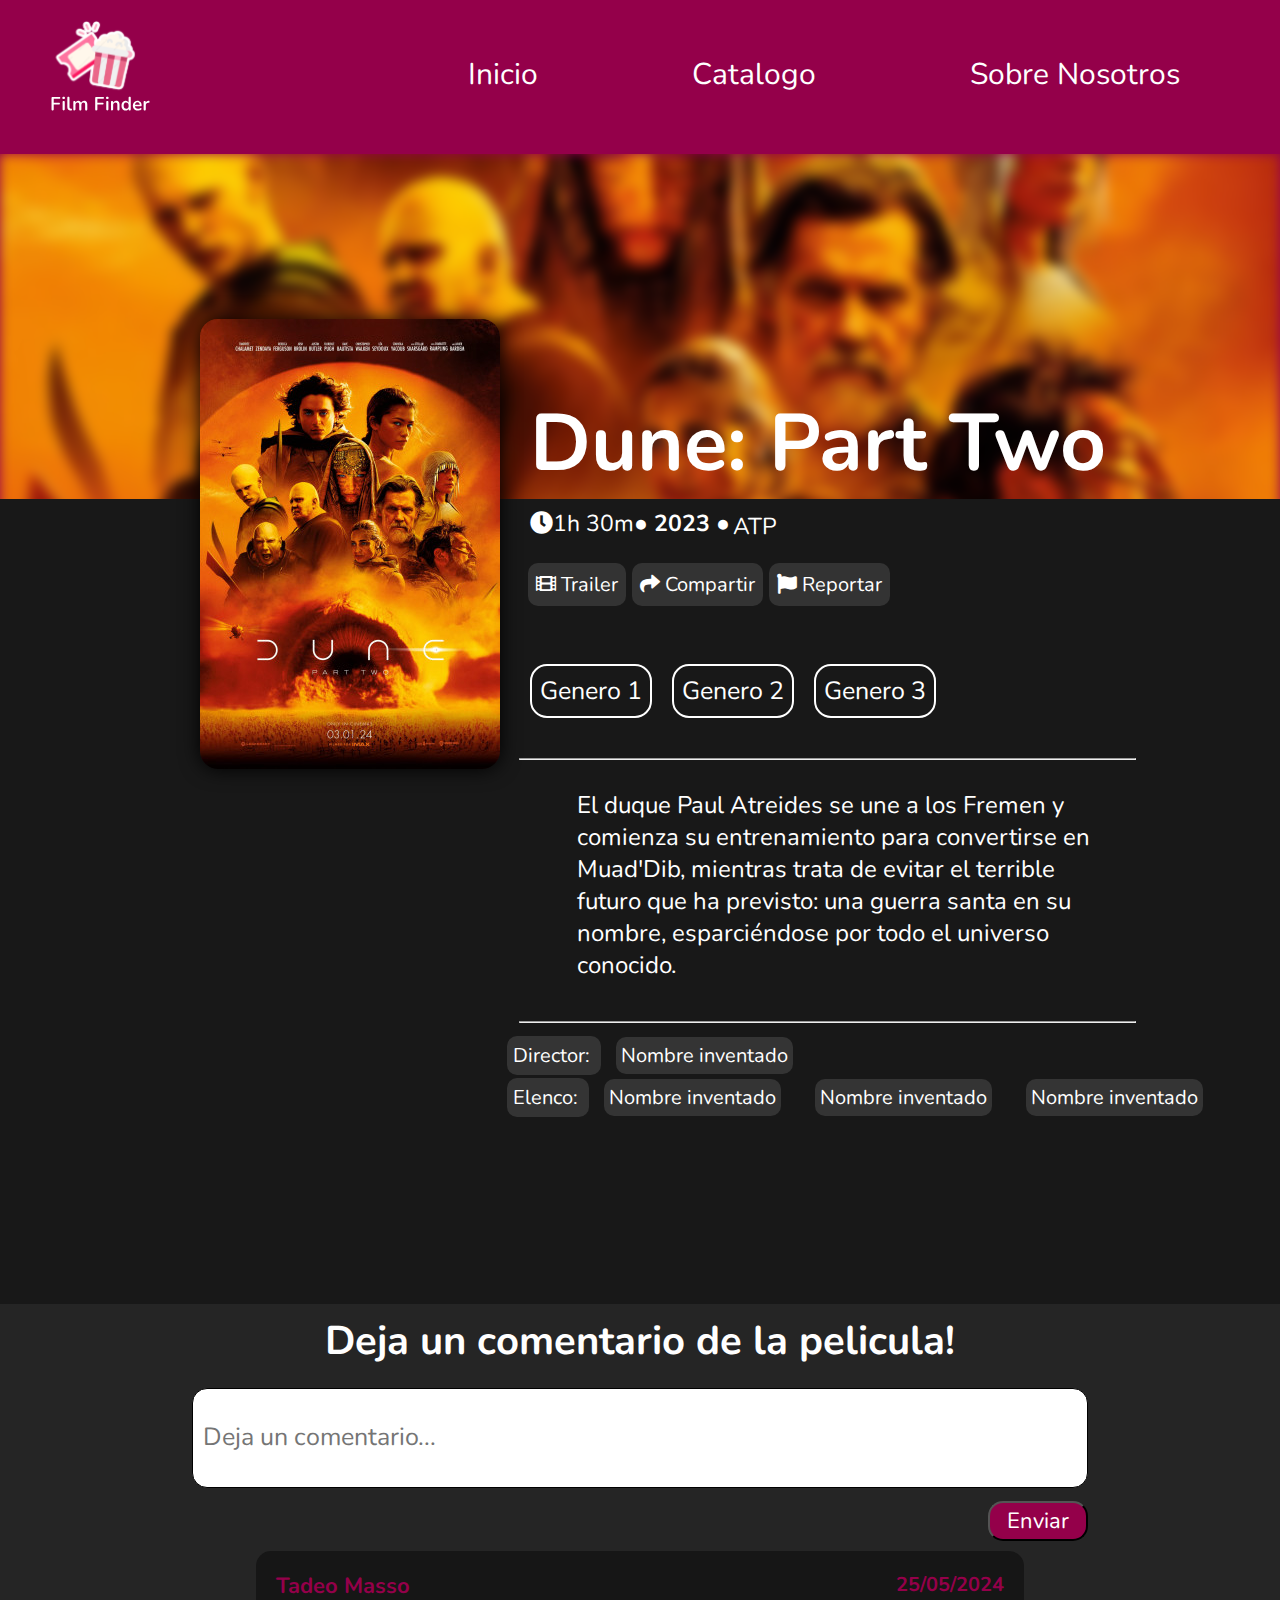
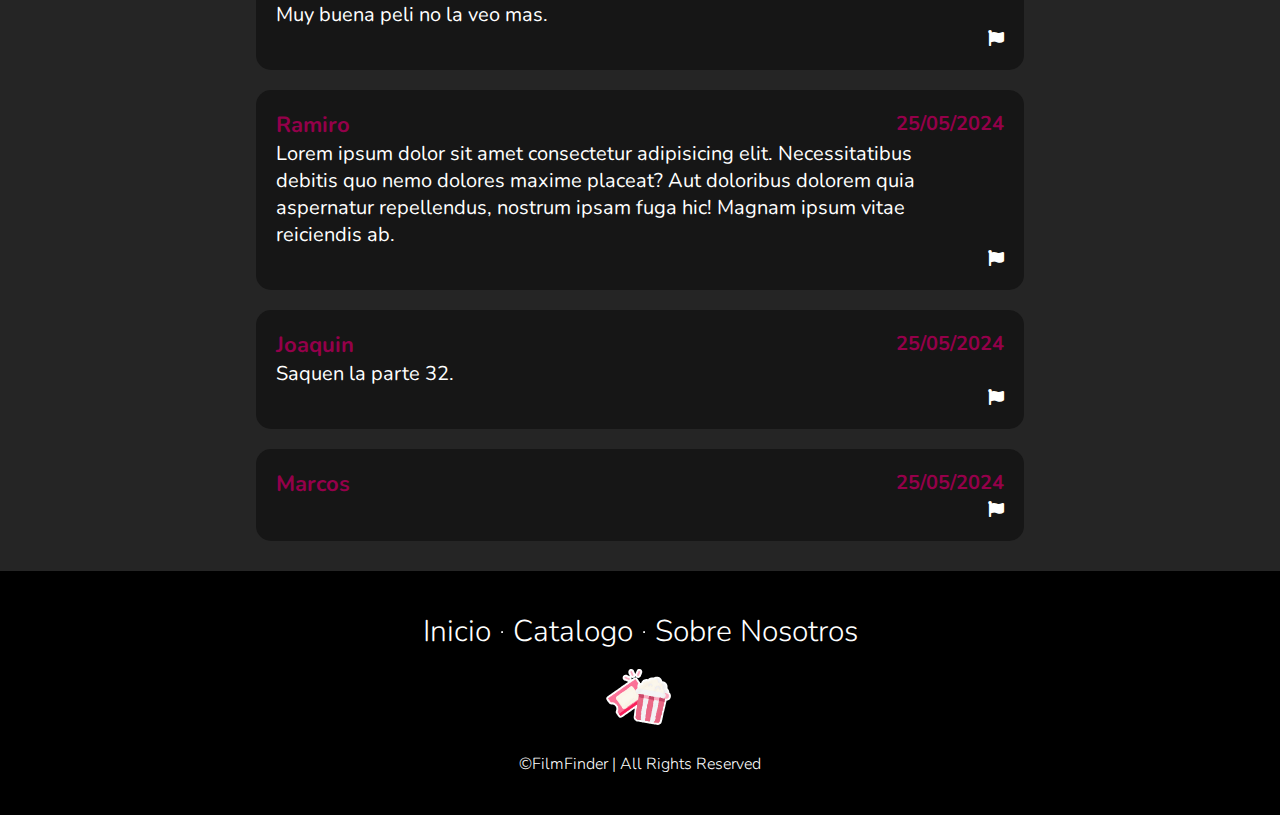
<file: paginas/pagina_pelicula.html>
<!DOCTYPE html>
<html lang="en">
  <head>
    <meta charset="UTF-8" />
    <meta name="viewport" content="width=device-width, initial-scale=1.0" />
    <link
      rel="icon"
      type="image/x-icon"
      href="/img/fotos_recursos/favicon.ico"
    />
    <link rel="stylesheet" href="../css/paginas/pagina_pelicula.css" />
    <script src="https://ajax.googleapis.com/ajax/libs/jquery/3.5.1/jquery.min.js"></script>
    <link
      href="https://fonts.googleapis.com/css2?family=Nunito:ital,wght@0,200..1000;1,200..1000&display=swap"
      rel="stylesheet"
    />
    <link
      rel="stylesheet"
      href="https://cdnjs.cloudflare.com/ajax/libs/font-awesome/5.15.3/css/all.min.css"
    />
    <script>
      $(function () {
        $("#footer").load("../componentes/footer.html");
        $("#navbar").load("../componentes/navbar.html");
      });
    </script>
    <title>Pagina Pelicula | FilmFinder</title>
  </head>
  <body>
    <!--Navbar-->
    <div id="navbar"></div>
    <!--Inicio-->
    <section>
      <div class="contenedor_padre">
        <div class="fondo-img"></div>
        <div class="parte-inferior-negra">
          <div class="contenedor_card">
            <div>
              <img
                class="poster_pelicula"
                src="../img/peliculas/dune_two.jpg"
                alt="peli"
              />
            </div>
            <div class="div_datos">
              <h1 class="titulo_peli">Dune: Part Two</h1>
              <div class="contenedor_opciones">
                <div class="contenedor_opciones_a">
                  <span class="duracion_pelicula"
                    ><i class="fas fa-clock"></i>1h 30m</span
                  >
                  <strong class="estreno_pelicula">● 2023 ● </strong>
                  <span class="edad">ATP</span>
                </div>
                <div class="contenedor_opciones_b">
                  <a
                    rel="noopener"
                    target="_blank"
                    href="https://www.youtube.com/watch?v=YdhPAyApRQ4&pp=ygUSZHVuZSAyIHRyYWlsZXIgc3Vi"
                    class="trailer_boton"
                    ><i class="fas fa-film"></i> Trailer</a
                  >
                  <a
                    rel="noopener"
                    href="http://"
                    class="compartir_boton"
                    target="_blank"
                    ><i class="fas fa-share"></i> Compartir</a
                  >
                  <a
                    target="_blank"
                    href="./index.html#form-register"
                    class="reportar_boton"
                    ><i class="fas fa-flag"></i> Reportar</a
                  >
                </div>
              </div>
              <div class="contenedor_genero">
                <span class="genero"> Genero 1</span>
                <span class="genero">Genero 2</span>
                <span class="genero">Genero 3</span>
              </div>
              <div class="contenedor_linea">
                <hr class="linea" />
              </div>
              <div class="contenedor_descripcion">
                <p class="descripcion">
                  El duque Paul Atreides se une a los Fremen y comienza su
                  entrenamiento para convertirse en Muad'Dib, mientras trata de
                  evitar el terrible futuro que ha previsto: una guerra santa en
                  su nombre, esparciéndose por todo el universo conocido.
                </p>
              </div>
              <div class="contenedor_linea">
                <hr class="linea" />
              </div>
              <div class="contenedor_padre_elenco">
                <div class="contenedor_elenco">
                  <span class="puesto">Director: </span>
                  <span class="elenco"> Nombre inventado</span>
                </div>
                <div class="contenedor_elenco">
                  <span class="puesto">Elenco: </span>
                  <span class="elenco"> Nombre inventado</span>
                  <span class="elenco"> Nombre inventado</span>
                  <span class="elenco"> Nombre inventado</span>
                </div>
              </div>
            </div>
          </div>
        </div>
      </div>
    </section>
    <section class="seccion_comentarios">
      <div class="caja_comentarios">
        <h2 class = "titulo_comentario">Deja un comentario de la pelicula!</h2>
        <form action="" class="form_mensaje">
      <textarea class="text_area" name="comentarios" id="" placeholder="Deja un comentario..."
      ></textarea>
        <div class="div_boton">
          <button type="submit" class="boton">
            Enviar
        </div>
        </button>
      </form>
      </div>
      <div class="lista_comentarios">
        <div class="carta_comentarios">
          <div class="contenido_comentario">
              <div class="comentario_header">
                  <h3 class="comentario_autor">Tadeo Masso</h3>
                  <span class="comentario_fecha"><b>25/05/2024</b></span>
              </div>
              <p class="comentario_texto">Muy buena peli no la veo mas.</p>
              <div class="boton_reportar_comentario">
                <i class="fas fa-flag"></i>
              </div>
          </div>
      </div>
      <div class="carta_comentarios">
        <div class="contenido_comentario">
            <div class="comentario_header">
                <h3 class="comentario_autor">Ramiro</h3>
                <span class="comentario_fecha"><b>25/05/2024</b></span>
            </div>
            <p class="comentario_texto">Lorem ipsum dolor sit amet consectetur adipisicing elit. Necessitatibus debitis quo nemo dolores maxime placeat? Aut doloribus dolorem quia aspernatur repellendus, nostrum ipsam fuga hic! Magnam ipsum vitae reiciendis ab.</p>
            <div class="boton_reportar_comentario">
              <i class="fas fa-flag"></i>
            </div>
            
          </div>
    </div>
    <div class="carta_comentarios">
      <div class="contenido_comentario">
          <div class="comentario_header">
              <h3 class="comentario_autor">Joaquin</h3>
              <span class="comentario_fecha"><b>25/05/2024</b></span>
          </div>
          <p class="comentario_texto">Saquen la parte 32.</p>
          <div class="boton_reportar_comentario">
            <i class="fas fa-flag"></i>
          </div>
      </div>
  </div>
  <div class="carta_comentarios">
    <div class="contenido_comentario">
        <div class="comentario_header">
            <h3 class="comentario_autor">Marcos</h3>
            <span class="comentario_fecha"><b>25/05/2024</b></span>
        </div>
        <p class="comentario_texto"></p>
        <div class="boton_reportar_comentario">
        
          <i class="fas fa-flag"></i>
        </div>
    </div>
    </div>
    </div>
    </section>
    <!--Footer-->
    <div id="footer"></div>
  </body>
</html>
</file>
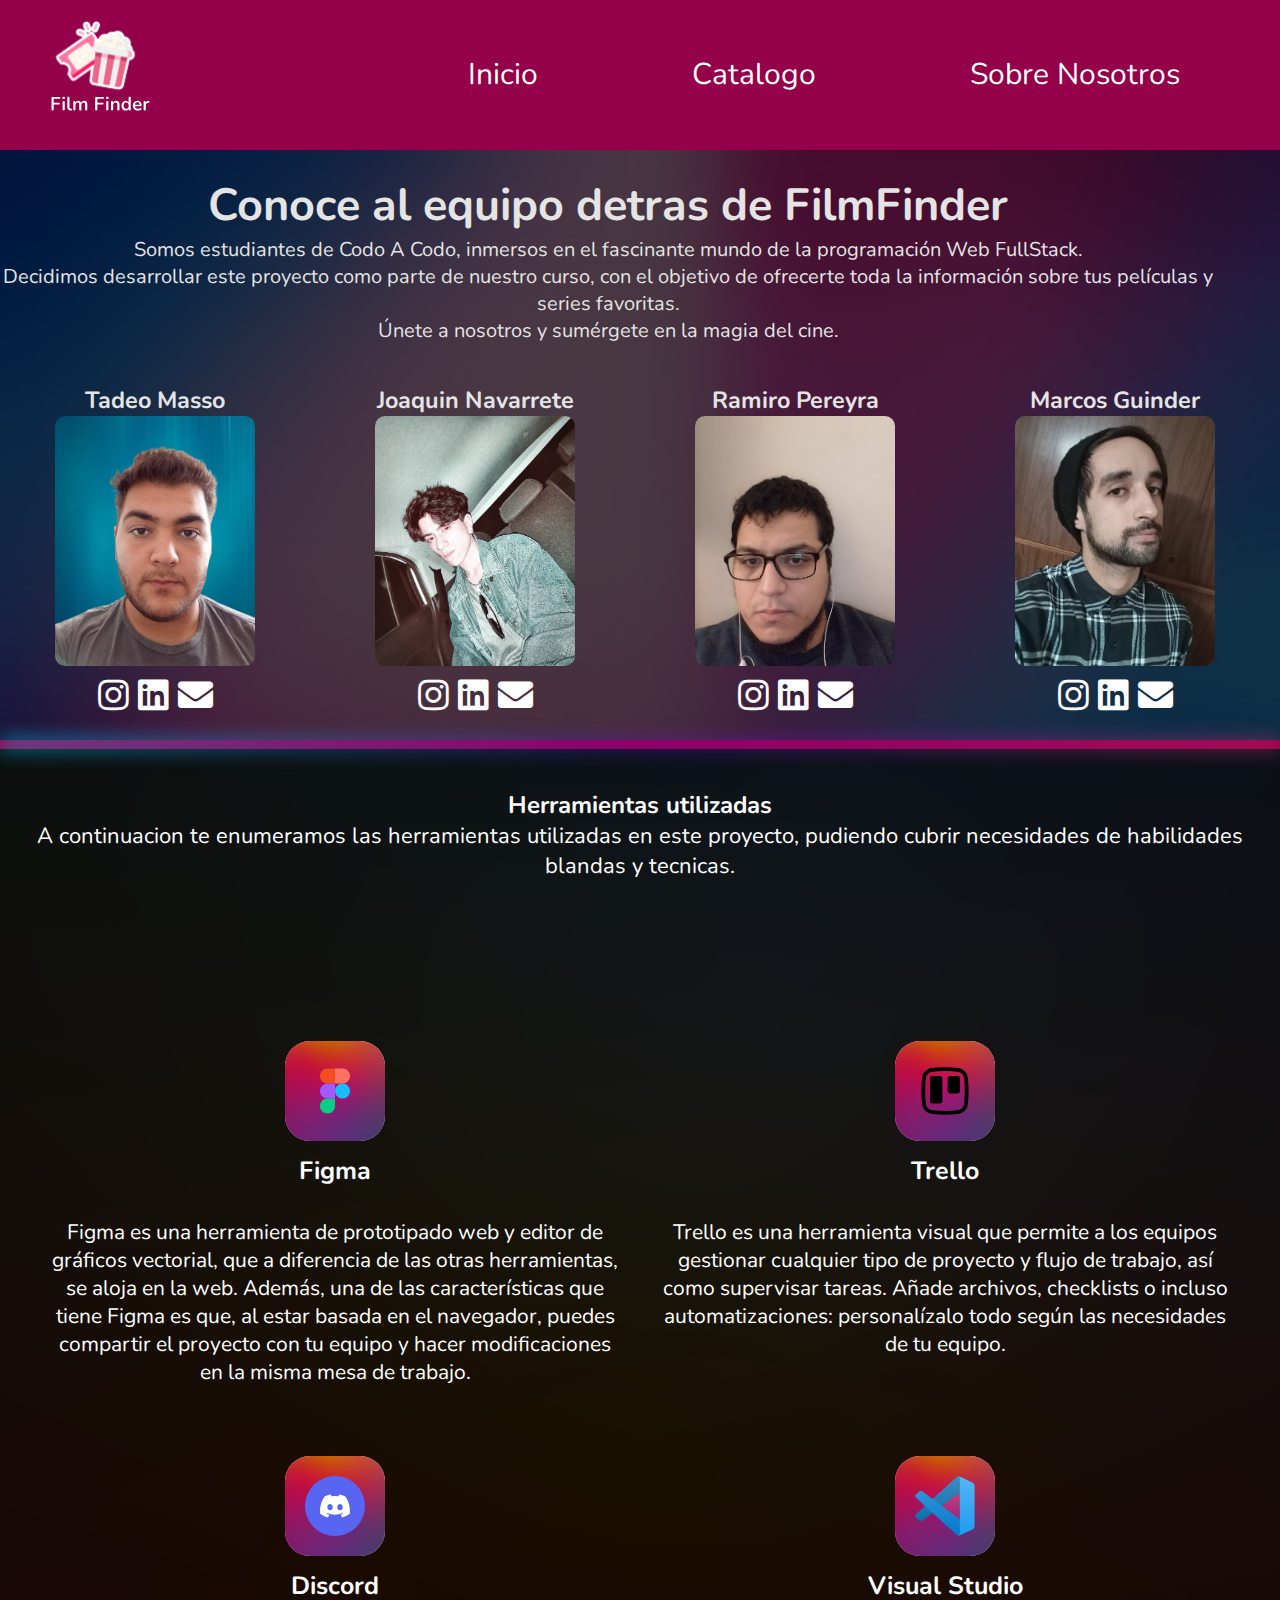
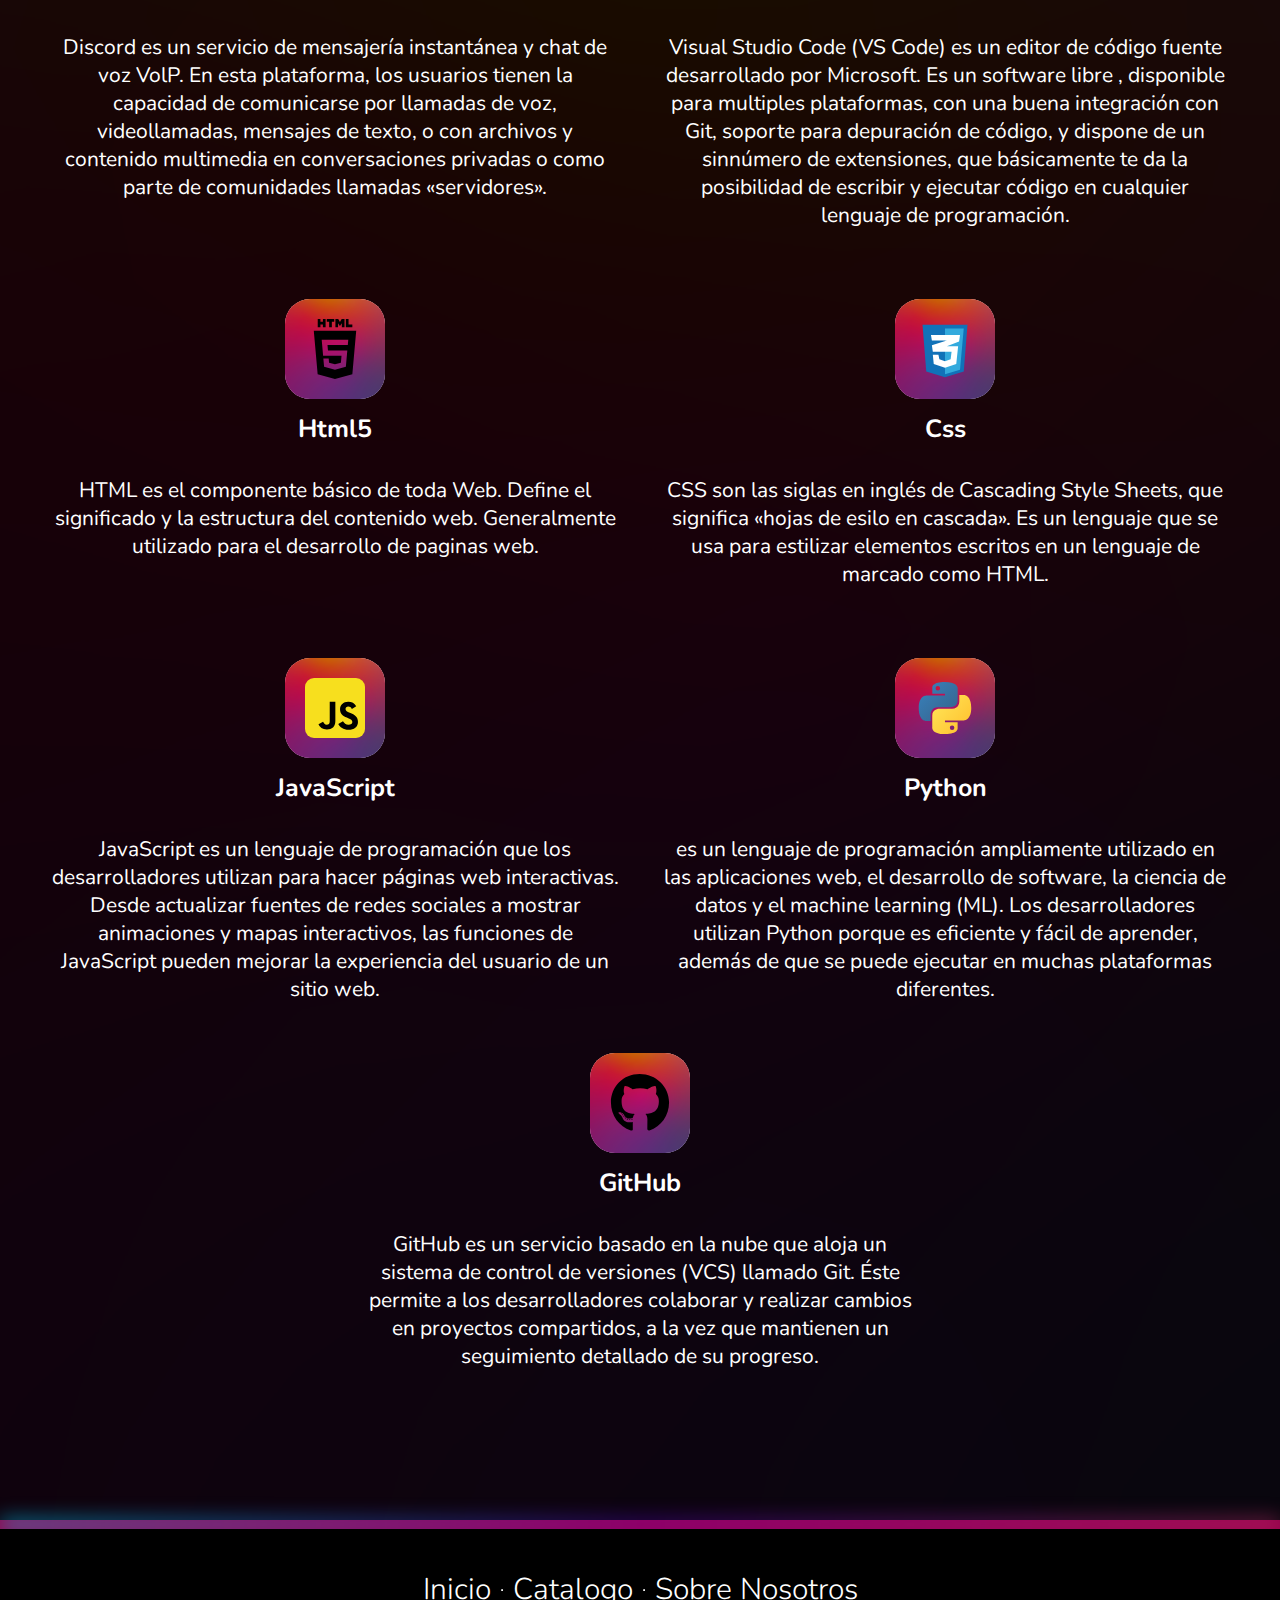
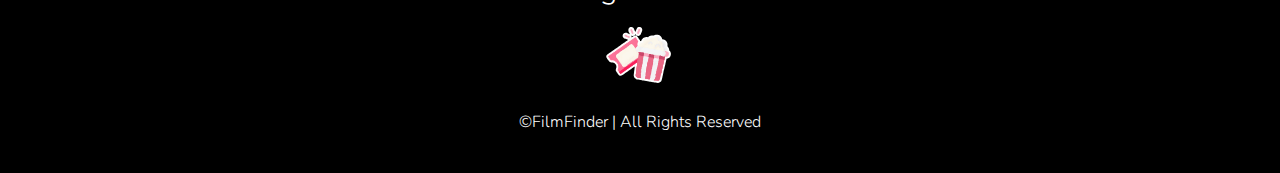
<file: paginas/sobre_nosotros.html>
<!DOCTYPE html>
<html lang="en">
  <head>
    <meta charset="UTF-8" />
    <meta name="viewport" content="width=device-width, initial-scale=1.0" />
    <link
      rel="icon"
      type="image/x-icon"
      href="/img/fotos_recursos/favicon.ico"
    />
    <script src="https://ajax.googleapis.com/ajax/libs/jquery/3.5.1/jquery.min.js"></script>
    <link
      href="https://fonts.googleapis.com/css2?family=Nunito:ital,wght@0,200..1000;1,200..1000&display=swap"
      rel="stylesheet"
    />
    <script>
      $(function () {
        $("#footer").load("../componentes/footer.html");
        $("#navbar").load("../componentes/navbar.html");
      });
    </script>
    <link
      rel="stylesheet"
      href="https://cdnjs.cloudflare.com/ajax/libs/font-awesome/5.15.3/css/all.min.css"
    />
    <link rel="stylesheet" href="../css/paginas/sobre_nosotros.css" />
    <title>Sobre Nosotros | FilmFinder</title>
  </head>
  <body>
    <!--Navbar-->
    <div id="navbar"></div>
    <section class="contenedor_acerca">
      <div class="contenedor_titulo">
        <h2 class="titulo_acerca">Conoce al equipo detras de FilmFinder</h2>
        <p class="texto _acerca">
          Somos estudiantes de Codo A Codo, inmersos en el fascinante mundo de
          la programación Web FullStack. <br />
          Decidimos desarrollar este proyecto como parte de nuestro curso, con
          el objetivo de ofrecerte toda la información sobre tus películas y
          series favoritas. <br />
          Únete a nosotros y sumérgete en la magia del cine.
        </p>
      </div>
      <!--Contenedor Cards Personales-->
      <div class="contenedor_miembros_equipo">
        <!--Tadeo-->
        <div class="miembro">
          <h3>Tadeo Masso</h3>
          <a href="../Cvs/Cv_Tadeo_Masso.pdf.pdf" title="Tadeo Masso" download>
            <img
              src="../img/fotos_personales/Tadeo.png"
              alt="Tadeo"
            />
            <span class="descargar-cv">Descargar CV</span>
          </a>
          <div>
            <a
              rel="noopener"
              title="Instagram"
              href="https://www.instagram.com/tadeitomasso/"
              target="_blank"
              class="link_redes"
            >
              <i class="fab fa-instagram"></i>
            </a>
            <a
              rel="noopener"
              title="LinkedIn"
              href="https://www.linkedin.com/in/tadeo-mass%C3%B3-612045269/"
              target="_blank"
              class="link_redes"
            >
              <i class="fab fa-linkedin"></i>
            </a>
            <a
              rel="noopener"
              title="Correo electrónico"
              href="mailto:massotadeo@gmail.com"
              target="_blank"
              class="link_redes"
            >
              <i class="fas fa-envelope"></i>
            </a>
          </div>
        </div>
        <!--Joaquin-->
        <div class="miembro">
          <h3>Joaquin Navarrete</h3>
          <a
            href="../Cvs/Cv_Joaquin_Navarrete.pdf"
            title="Joaquin Navarrete"
            download
          >
            <img
              src="../img/fotos_personales/Joaquin.png"
              alt="Joaquin Navarrete"
            />
            <span class="descargar-cv">Descargar CV</span>
          </a>
          <div>
            <a
              rel="noopener"
              title="Instagram"
              href="https://www.instagram.com/thesuburbia/"
              target="_blank"
              class="link_redes"
            >
              <i class="fab fa-instagram"></i>
            </a>
            <a
              rel="noopener"
              title="LinkedIn"
              href="https://www.linkedin.com/in/joaqu%C3%ADn-navarrete-476b5a304/"
              target="_blank"
              class="link_redes"
            >
              <i class="fab fa-linkedin"></i>
            </a>
            <a
              rel="noopener"
              title="Correo electrónico"
              href="mailto:joaquinnavarrete1@outlook.com"
              target="_blank"
              class="link_redes"
            >
              <i class="fas fa-envelope"></i>
            </a>
          </div>
        </div>
        <!--Ramiro Pereyra-->
        <div class="miembro">
          <h3>Ramiro Pereyra</h3>
          <a href="#" title="Ramiro Pereyra" download>
            <img src="../img/fotos_personales/Ramiro.jpg" alt="Ramiro Pereyra" />
            <span class="descargar-cv">Descargar CV</span>
          </a>
          <div>
            <a
              rel="noopener"
              title="Instagram"
              href="https://www.instagram.com/ramirofgd95"
              target="_blank"
              class="link_redes"
            >
              <i class="fab fa-instagram"></i>
            </a>
            <a
              rel="noopener"
              title="LinkedIn"
              href="https://www.linkedin.com/in/ramiro-pereyra-4a1486268/"
              target="_blank"
              class="link_redes"
            >
              <i class="fab fa-linkedin"></i>
            </a>
            <a
              rel="noopener"
              title="Correo electrónico"
              href="mailto:ramiropereyra.0509@gmail.com"
              target="_blank"
              class="link_redes"
            >
              <i class="fas fa-envelope"></i>
            </a>
          </div>
        </div>
        <!--Marcos-->
        <div class="miembro">
          <h3>Marcos Guinder</h3>
          <a href="#" title="Marcos Guinder" download>
            <img
              src="../img/fotos_personales/Marcos.png"
              alt="Marcos"
            />
            <span class="descargar-cv">Descargar CV</span>
          </a>
          <div>
            <a
              rel="noopener"
              title="Instagram"
              href="https://www.instagram.com/alonelyzombie/"
              target="_blank"
              class="link_redes"
            >
              <i class="fab fa-instagram"></i>
            </a>
            <a
              rel="noopener"
              title="LinkedIn"
              href="https://www.linkedin.com/in/marcos-evilzombie-a644a525a/"
              target="_blank"
              class="link_redes"
            >
              <i class="fab fa-linkedin"></i>
            </a>
            <a
              rel="noopener"
              title="Correo electrónico"
              href="mailto:marcopsguinder7@gmail.com"
              target="_blank"
              class="link_redes"
            >
              <i class="fas fa-envelope"></i>
            </a>
          </div>
        </div>
      </div>
    </section>
    <hr class="barra_sobre_nosotros" />
    <!--Seccion Herramientas Utilizadas-->
    <section class="herramientas">
      <h2>Herramientas utilizadas</h2>
      <div class="span_tecnologias">
        <span
          >A continuacion te enumeramos las herramientas utilizadas en este
          proyecto, pudiendo cubrir necesidades de habilidades blandas y
          tecnicas.</span
        >
      </div>
      <div class="contenedor_tecnologias">
        <div class="fila_tecnologias">
          <div class="interior_celda">
            <a
              rel="noopener"
              href="https://www.figma.com/"
              target="_blank"
              title="Figma"
            >
              <img
                class="foto_tecnologia"
                src="../img/Icons_tecnologias/Figma.svg"
                alt="Figma"
              />
            </a>
            <h3 class="titulo_tecnologia">Figma</h3>
            <p class="textos_tecnologias">
              Figma es una herramienta de prototipado web y editor de gráficos
              vectorial, que a diferencia de las otras herramientas, se aloja en
              la web. Además, una de las características que tiene Figma es que,
              al estar basada en el navegador, puedes compartir el proyecto con
              tu equipo y hacer modificaciones en la misma mesa de trabajo.
            </p>
          </div>
          <div class="interior_celda">
            <a
              rel="noopener"
              href="https://www.trello.com"
              target="_blank"
              title="Trello"
            >
              <img
                class="foto_tecnologia"
                src="../img/Icons_tecnologias/Trello.svg"
                alt="Trello"
              />
            </a>
            <h3 class="titulo_tecnologia">Trello</h3>
            <p class="textos_tecnologias">
              Trello es una herramienta visual que permite a los equipos
              gestionar cualquier tipo de proyecto y flujo de trabajo, así como
              supervisar tareas. Añade archivos, checklists o incluso
              automatizaciones: personalízalo todo según las necesidades de tu
              equipo.
            </p>
          </div>
        </div>
        <div class="fila_tecnologias">
          <div class="interior_celda">
            <a
              rel="noopener"
              href="https://discord.com"
              target="_blank"
              title="Discord"
            >
              <img
                class="foto_tecnologia"
                src="../img/Icons_tecnologias/Discord.svg"
                alt="Discord"
              />
            </a>
            <h3 class="titulo_tecnologia">Discord</h3>
            <p class="textos_tecnologias">
              Discord es un servicio de mensajería instantánea y chat de voz
              VolP. En esta plataforma, los usuarios tienen la capacidad de
              comunicarse por llamadas de voz, videollamadas, mensajes de texto,
              o con archivos y contenido multimedia en conversaciones privadas o
              como parte de comunidades llamadas «servidores».
            </p>
          </div>
          <div class="interior_celda">
            <a
              rel="noopener"
              href="https://code.visualstudio.com/"
              target="_blank"
              title="Visual Studio"
            >
              <img
                class="foto_tecnologia"
                src="../img/Icons_tecnologias/Visual.svg"
                alt="Visual Studio Code"
              />
            </a>
            <h3 class="titulo_tecnologia">Visual Studio</h3>
            <p class="textos_tecnologias">
              Visual Studio Code (VS Code) es un editor de código fuente
              desarrollado por Microsoft. Es un software libre , disponible para
              multiples plataformas, con una buena integración con Git, soporte
              para depuración de código, y dispone de un sinnúmero de
              extensiones, que básicamente te da la posibilidad de escribir y
              ejecutar código en cualquier lenguaje de programación.
            </p>
          </div>
        </div>
        <div class="fila_tecnologias">
          <div class="interior_celda">
            <a
              rel="noopener"
              href="https://developer.mozilla.org/es/docs/Web/HTML"
              target="_blank"
              title="HTML5"
            >
              <img
                class="foto_tecnologia"
                src="../img/Icons_tecnologias/Html5.svg"
                alt="Html5"
              />
            </a>
            <h3 class="titulo_tecnologia">Html5</h3>
            <p class="textos_tecnologias">
              HTML es el componente básico de toda Web. Define el significado y
              la estructura del contenido web. Generalmente utilizado para el
              desarrollo de paginas web.
            </p>
          </div>
          <div class="interior_celda">
            <a
              rel="noopener"
              href="https://developer.mozilla.org/es/docs/Learn/Getting_started_with_the_web/CSS_basics"
              target="_blank"
              title="Css"
            >
              <img
                class="foto_tecnologia"
                src="../img/Icons_tecnologias/Css.svg"
                alt="Css"
              />
            </a>
            <h3 class="titulo_tecnologia">Css</h3>
            <p class="textos_tecnologias">
              CSS son las siglas en inglés de Cascading Style Sheets, que
              significa «hojas de esilo en cascada». Es un lenguaje que se usa
              para estilizar elementos escritos en un lenguaje de marcado como
              HTML.
            </p>
          </div>
        </div>
        <div class="fila_tecnologias">
          <div class="interior_celda">
            <a
              rel="noopener"
              href="https://developer.mozilla.org/es/docs/Learn/JavaScript/First_steps/What_is_JavaScript"
              target="_blank"
              title="JavaScript"
            >
              <img
                class="foto_tecnologia"
                src="../img/Icons_tecnologias/JavaScript.svg"
                alt="JavaScript"
              />
            </a>
            <h3 class="titulo_tecnologia">JavaScript</h3>
            <p class="textos_tecnologias">
              JavaScript es un lenguaje de programación que los desarrolladores
              utilizan para hacer páginas web interactivas. Desde actualizar
              fuentes de redes sociales a mostrar animaciones y mapas
              interactivos, las funciones de JavaScript pueden mejorar la
              experiencia del usuario de un sitio web.
            </p>
          </div>
          <div class="interior_celda">
            <a
              rel="noopener"
              href="https://www.python.org/"
              target="_blank"
              title="Python"
            >
              <img
                class="foto_tecnologia"
                src="../img/Icons_tecnologias/Python.svg"
                alt="Python"
              />
            </a>
            <h3 class="titulo_tecnologia">Python</h3>
            <p class="textos_tecnologias">
              es un lenguaje de programación ampliamente utilizado en las
              aplicaciones web, el desarrollo de software, la ciencia de datos y
              el machine learning (ML). Los desarrolladores utilizan Python
              porque es eficiente y fácil de aprender, además de que se puede
              ejecutar en muchas plataformas diferentes.
            </p>
          </div>
        </div>
        <div class="interior_celda">
          <a
            rel="noopener"
            href="https://github.com/"
            target="_blank"
            title="GitHub"
          >
            <img
              class="foto_tecnologia"
              src="../img/Icons_tecnologias/github.svg"
              alt="Github"
            />
          </a>
          <h3 class="titulo_tecnologia">GitHub</h3>
          <p class="textos_tecnologias">
            GitHub es un servicio basado en la nube que aloja un sistema de
            control de versiones (VCS) llamado Git. Éste permite a los
            desarrolladores colaborar y realizar cambios en proyectos
            compartidos, a la vez que mantienen un seguimiento detallado de su
            progreso.
          </p>
        </div>
      </div>
    </section>
    <hr class="barra_sobre_nosotros" />
    <!--Footer-->
    <div id="footer"></div>
  </body>
</html>
</file>
<file: css/paginas/index.css>
* {
  scroll-behavior: smooth;
  margin: 0;
  font-family: "Nunito", sans-serif;
}
/*Titular*/
.contenedor_titulo {
  position: relative;
  background-image: url(../../img/fotos_recursos/fondo_tres.jpg);
  padding: 120px;
  box-shadow: inset 0 0 0 2000px rgba(0, 0, 0, 0.719);
  background-repeat: no-repeat;
  background-size: cover;
}
.titulo_inicio {
  text-align: start;
  font-size: 70px;
  color: white;
}
.segundo_titulo {
  color: #fc1860;
}
.epigrafe {
  text-align: start;
  font-size: 24px;
  color: rgb(255, 251, 251);
  font-weight: bold;
  margin-bottom: 20px;
}
.boton_ver_catalogo {
  background-color: #9e1557;
  color: white;
  padding: 10px 20px;
  border-radius: 20px;
  text-decoration: none;
  font-size: 17px;
}
.boton_ver_catalogo:hover {
  background-color: #fc1860;
  color: #ffffff;
  border-radius: 20px;
  transition: all 0.35s;
}
/*Seccion Formulario*/
.seccion_formulario {
  background-image: url(../../img/fotos_recursos/fondo_dos.jpg);
  padding: 40px;
  box-shadow: inset 0 0 0 2000px rgba(0, 0, 0, 0.801);
  background-repeat: no-repeat;
  background-size: cover;
}
.titulo_formulario {
  color: white;
  font-size: 32px;
  padding-top: 10px;
  margin: 10px;
  font-size: 45px;
}
.segundo_texto_formulario {
  font-size: 45px;
  color: #fc1860;
}
.contenedor_formulario {
  display: flex;
  flex-direction: row;
  justify-content: space-around;
}
.contenedor_texto_formulario {
  display: flex;
  text-align: center;
  justify-content: center;
  align-items: center;
}
#navbar {
  z-index: 100;
}
/*Responsive*/
@media screen and (max-width: 850px) {
  .contenedor_titulo {
    padding: 20px;
  }
  .titulo_inicio {
    text-align: start;
    font-size: 50px;
    color: white;
  }
  .segundo_titulo {
    color: #fc1860;
  }
  .seccion_formulario {
    padding: 20px;
  }
  .contenedor_formulario {
    display: flex;
    flex-direction: column;
    justify-content: center;
  }
}
/*Seccion carrusel*/
.main_container {
  background-color: black;
  font-family: "Nunito", sans-serif;
}
.link_card {
  text-decoration: none;
}
.main_container h1 {
  display: flex;
  box-sizing: border-box;
  text-align: flex-start;
  padding-top: 10px;
  font-size: 40px;
  display: flex;
  flex-direction: row;
  margin-left: 80px;
  color: #ffffff;
}
.main_container span {
  color: #fc1860;
  text-align: flex-start;
}
.carousel-inner {
  padding: 2em;
}
.card {
  margin: 0 0.5em;
  box-shadow: 2px 6px 8px 0 rgba(22, 22, 26, 0.18);
  border: none;
  width: 270px;
  display: flex;
  flex-direction: column;
  box-sizing: border-box;
}
.carousel-control-prev,
.carousel-control-next {
  background-color: #e1e1e1;
  width: 6vh;
  height: 6vh;
  border-radius: 50%;
  top: 50%;
  transform: translateY(-50%);
}
.card .img-wrapper {
  width: 100%;
  height: 23em;
  display: flex;
  justify-content: center;
  align-items: center;
  background-color: black;
}
.card img {
  max-height: 100%;
  border-radius: 15px;
}
.card img:hover {
  filter: blur(8px);
  transition: 0.2s;
}
.card-title {
  display: flex;
  text-align: center;
  align-items: center;
  align-self: center;
  font-size: 30px;
  padding: auto;
  margin: auto;
  color: #e2e2e7;
}
.card-text {
  color: white;
  position: absolute;
  bottom: 75px;
  text-align: center;
  font-size: 20px;
  right: 0px;
  background-color: #fc1860;
  border-radius: 20px 0px 0px 20px;
  margin-bottom: 5px;
  width: 70px;
}
.card-body {
  display: flex;
  align-content: center;
  flex-direction: end;
  background: black;
}
/*Responsive*/
@media (min-width: 768px) {
  .carousel-item {
    margin-right: 0;
    flex: 0 0 33.333333%;
    display: flex;
  }
  .carousel-inner {
    display: flex;
  }
}
@media (max-width: 767px) {
  .main_container h1 {
    flex-direction: column;
    margin-left: 0;
    text-align: center;
  }
  .carousel-inner {
    justify-content: center;
  }
  .card {
    margin: auto auto;
  }
  .carousel-control-prev,
  .carousel-control-next {
    display: flex;
  }
}
</file>
<file: css/componentes/barra_busqueda.css>
.search-container {
  display: flex;
  justify-content: center;
  align-items: center;
  background-color: #f2f2f2;
  padding: 10px;
  border-radius: 20px;
  width: 650px;
}
#search-box {
  width:100%;
  height: 70px;
  padding: 0 10px;
  border: none;
  border-radius: 5px 0 0 5px;
  font-size: 25px;
  outline: none;
  box-sizing: border-box;
  border-radius: 20px 0px 0px 20px;
}
#search-button {
  width: 70px;
  height: 65px;
  background-color: #fc1860;
  border-style: none;
  border-radius: 15px;
  padding: 8px;
}
#search-button img{
  width: 100%;
  height: 100%;
}
#search-button:hover {
  background-color: #ff0066;
}
/*Responsive*/ 
@media screen and (max-width: 850px) {
  .search-container {
    margin-top: 50px;
    width: auto;
  }
  #search-box {
    font-size: 18px;
  }
}
</file>
<file: css/componentes/formulario.css>
* {
  margin: 0;
  padding: 0;
  box-sizing: border-box;
}
.seccion_form {
  display: flex;
  align-items: start;
  justify-content: start;
  justify-items: start;
  width: 100%;
}
.form-register {
  width: 400px;
  background: #5a1437;
  padding: 30px;
  margin: auto;
  border-radius: 15px;
  font-family: "calibri";
  display: flex;
  flex-direction: column;
  color: #fff;
}
.form-register h4 {
  font-size: 22px;
  margin-bottom: 20px;
}
.controls {
  width: 100%;
  background: #993e64;
  padding: 10px;
  border-radius: 10px;
  margin-bottom: 16px;
  border: 1px solid #500027;
  font-family: "calibri";
  font-size: 18px;
  color: white;
}
::placeholder {
  color: white;
  opacity: 1;
}
.textarea {
  width: 100%;
  background: #993e64;
  padding: 10px;
  border-radius: 10px;
  margin-bottom: 16px;
  border: 1px solid #500027;
  font-family: "calibri";
  font-size: 18px;
  color: white;
  height: 200px;
}
.form-register p {
  height: 40px;
  text-align: center;
  font-size: 18px;
  line-height: 40px;
  color: white;
}
.form-register a {
  color: white;
  text-decoration: none;
}
.form-register a:hover {
  color: white;
  text-decoration: underline;
}
.wrapper {
  position: fixed;
  top: 50%;
  left: 50%;
  transform: translate(-50%, -50%);
}
.boton {
  width: 200px;
  height: 40px;
  line-height: 40px;
  font-size: 18px;
  font-family: sans-serif;
  text-decoration: none;
  color: #333;
  border: 2px solid #333;
  letter-spacing: 2px;
  text-align: center;
  position: relative;
  transition: all 0.35s;
  border-radius: 10px;
}
.contenedor_boton {
  display: flex;
  justify-content: center;
  align-content: center;
}
.boton span {
  position: relative;
  z-index: 2;
  color: whit;
}
.boton:after {
  position: absolute;
  content: "";
  top: 0;
  left: 0;
  width: 100%;
  height: 100%;
  background-color: rgb(158, 26, 92);
  transition: all 0.35s;
  z-index: -1;
}
.boton:hover {
  color: #fff;
  background-color: rgb(158, 26, 92);
}
.boton:hover:after {
  width: 100%;
  color: white;
}
.opciones {
  width: 100%;
  background: #993e64;
  padding: 10px;
  border-radius: 10px;
  margin-bottom: 16px;
  border: 1px solid #500027;
  font-family: "calibri";
  font-size: 18px;
  color: white;
}
.terminos {
  margin-bottom: 10px;
  text-align: center;
}
.mensaje_error {
  color: red;
  font-size: 20px;
  padding-bottom: 15px;
  text-align: center;
}
/*Responsive*/
@media screen and (max-width: 850px) {
  .seccion_form {
    align-items: center;
    justify-content: center;
    justify-items: center;
  }
}
@media (min-width: 320px) and (max-width: 600px) {
  .form-register {
    width: 100%;
    padding: 10px;
    margin: auto;
  }
}
</file>
<file: css/componentes/grid_peliculas.css>
/* Diseño Cards */
.contenedor_central_grid {
  position: relative;
  align-items: center;
  padding: 60px;
  background-color: #181818;
}
.contenedor_cards_grid {
  display: grid;
  grid-template-columns: repeat(
    auto-fit,
    minmax(200px, 1fr)
  );
  grid-gap: 10px; 
  justify-content: space-evenly;
  height: 100%;
}
.card_grid {
  margin: 10px;
  padding: auto;
  width: 150px;
}
.card_grid:hover {
  transform: scale(1.1);
}
.contenedor_imagen_grid {
  position: relative;
  display: inline-block;
  text-align: center;
  overflow: hidden;
  max-width: 260px;
  max-height: 320px;
  padding: auto;
}
.foto_pelicula_grid {
  display: flex;
  border-radius: 15px 15px 0px 0px;
  height: 250px;
  margin-top: 10px;
  text-align: start;
  width: 100%;
  transition: all 0.3s ease;
}
.foto_pelicula_grid:hover {
  filter: brightness(0.5);
  border-radius: 15px;
}
.estreno_grid {
  color: white;
  position: absolute;
  bottom: 6px;
  right: 1px;
  background-color: #fc1860;
  border-radius: 10px 0px 0px 10px;
  margin-bottom: 5px;
  width: 70px;
}
.titulo_grid {
  text-align: center;
  color: rgb(255, 255, 255);
  font-size: 25px;
}
.contenedor_filtros {
  display: flex;
  flex-wrap: wrap;
  justify-content: center;
  
}
.select_opciones,
.select_opcion_categoria {
  font-family: "Nunito", sans-serif;
  font-size: 30px;
  padding: 5px 20px;
  border: 1px solid #181818;
  border-radius: 18px;
  background-color: #94004a;
  color: #ffffff;
  width: 230px;
  margin: 10px;
}
.select_opciones:focus,
.select_opcion_categoria:focus {
  color: #ffffff;
  background-color: #fc1860;
}
.opciones option {
  font-size: 14px;
}
.titulo_filtro {
  font-size: 20px;
  color: black;
}
.pagination {
  text-align: center;
  margin-top: 20px;
  display: flex;
  justify-content: center;
}
/*Responsive*/
@media screen and (max-width: 1200px) {
  .contenedor_cards_grid {
    grid-template-columns: repeat(
      5,
      1fr
    );
  }
}
@media screen and (max-width: 850px) {
  .contenedor_cards_grid {
    grid-template-columns: repeat(
      3,
      1fr
    );
  }
}
@media screen and (max-width: 480px) {
  .contenedor_central_grid {
    padding: 15px;
    justify-content: center;
    align-items: center;
    align-content: center;
  }
  .contenedor_cards_grid {
    grid-template-columns: repeat(
      3,
      1fr
    );
    align-items: center;
    justify-content: center;
    align-content: center;
    width: 100%;
    place-content: center;
  }
  .contenedor_imagen_grid {
    text-align: center;
  }
  .contenedor_card {
    display: flex;
    align-items: center;
    justify-content: center;
    align-items: center;
    place-content: center;
    width: 100%;
  }
  .pagination {
    text-align: center;
    margin-top: 10px;
    display: flex;
    justify-content: center;
  }
  .foto_pelicula_grid {
    width: 100px;
    height: 183px;
  }
  .titulo_grid {
    font-size: 18px;
  }
  .contenedor_card {
    width: 100px;
  }
}
</file>
<file: css/componentes/paginacion.css>
.pagination button {
  font-family: "Nunito", sans-serif;
  font-size: 20px;
  background-color: #fc1860;
  color: white;
  padding: 15px 25px;
  border: none;
  border-radius: 15px;
  cursor: pointer;
  margin: 0 20px;
}
.pagination button:hover {
  background-color: #fc1860ae;
  transition: all 0.4s;
}
.pagination button.prev {
  float: left;
}
.pagination button.next {
  float: right;
}
.page-number {
  font-display: flex;
  font-family: "Nunito", sans-serif;
  font-size: 20px;
  color: #ffffff;
  align-content: center;
}
/*Responsive*/
@media (min-width: 320px) and (max-width: 600px) {
  .pagination button {
    font-family: "Nunito", sans-serif;
    font-size: 15px;
    background-color: #fc1860;
    color: white;
    padding: 10px 15px;
    border: none;
    border-radius: 15px;
    cursor: pointer;
    margin: 0 10px;
  }
}
</file>
<file: css/componentes/seccion_recomendacion.css>
.contenedor {
  display: flex;
  flex-direction: row;
  background-color: #DB1654;
  align-items: center;
  height: 100%;
}
.textos_recomendacion {
  display: flex;
  flex-direction: column;
  align-items: center;
  color: white;
  text-align: center;
}
.primer_texto_recomendacion {
  color: #ffffff;
  font-size: 55px;
}
.texto {
  flex: 1;
  padding: 10px;
  font-size: 18px;
  text-align: center;
  width: 70%;
  text-align: center;
}
/*Responsive*/
@media screen and (max-width: 850px) {
  .contenedor {
    flex-direction: column;
    justify-content: center;
    height: auto;
    padding: 20px;
    text-align: center;
  }
  .texto {
    margin-top: 10px;
    width: 95%;
    font-size: 15px;
  }
  .primer_texto_recomendacion {
    font-size: 35px;
  }
  
}
</file>
<file: css/paginas/catalogo.css>
* {
  scroll-behavior: smooth;
  margin: 0;
  font-family: "Nunito", sans-serif;
}
.contenedor_seccion_buscar {
  width: 100%;
  position: relative;
  display: flex;
  flex-direction: row;
  justify-content: space-around;
  padding: 30px;
  height: 400px;
  align-items: center;
  background-image: url(../../img/fotos_recursos/fondo_cuatro.jpg);
  box-shadow: inset 0 0 0 2000px rgba(0, 0, 0, 0.719);
  background-repeat: no-repeat;
  background-size: cover;
  background-position: center;
}
.titulo_busqueda {
  font-size: 50px;
  color: white;
}
.texto_secundario {
  color: #fc1860;
}
/*Responsive*/
@media screen and (max-width: 850px) {
  .contenedor_seccion_buscar {
    display: block;
  }
}
</file>
<file: css/paginas/pagina_pelicula.css>
* {
  scroll-behavior: smooth;
  margin: 0;
  padding: 0;
  font-family: "Nunito", sans-serif;
}
/*Titular*/
.contenedor_padre {
  position: relative;
  width: 100%;
  overflow: hidden;
  height: 1150px;
}
/* Estilos para la imagen de fondo */
.fondo-img {
  filter: blur(6px);
  position: relative;
  top: -30;
  left: 0;
  width: 100%;
  height: 50%;
  background-image: url("../../img/peliculas/dune_two.jpg");
  background-size: cover;
  background-position: center;
  z-index: 1;
}
/* Estilos para la parte inferior de color negro */
.parte-inferior-negra {
  position: absolute;
  bottom: 0;
  left: 0;
  width: 100%;
  height: 70%;
  background-color: #181818;
  z-index: 2;
}
.contenedor_card {
  display: flex;
  flex-direction: row;
  align-content: center;
  justify-content: center;
  z-index: 3;
  background-color: #181818;
}
.poster_pelicula {
  top: -180px;
  display: flex;
  position: relative;
  border-radius: 2vh;
  box-shadow: 0px 0px 20px rgb(0, 0, 0);
  left: 200px;
}
/*Contenedor Elenco*/
.contenedor_general_elenco {
  display: flex;
  background-color: #242424;
  height: 70px;
  flex-direction: column;
  padding: 0px;
  justify-self: bottom;
  justify-content: center;
  border-radius: 15px;
  margin: 0px;
}
.contenedor_elenco {
  margin: 7px;
  height: 35px;
  border-radius: 15px;
}
.puesto {
  color: white;
  background-color: #343434;
  border-radius: 10px;
  padding: 6px;
  font-size: 20px;
}
.trailer_boton {
  color: white;
  text-decoration: none;
  background-color: #333333;
  border-radius: 10px;
  font-size: 20px;
  margin: 3px;
  padding: 8px;
}
.reportar_boton {
  color: white;
  text-decoration: none;
  background-color: #333333;
  border-radius: 10px;
  font-size: 20px;
  margin: 3px;
  padding: 8px;
}
.compartir_boton {
  color: white;
  text-decoration: none;
  background-color: #333333;
  border-radius: 10px;
  font-size: 20px;
  margin: 3px;
  padding: 8px;
}
.elenco {
  color: white;
  margin: 15px;
  border-radius: 10px;
  background-color: #343434;
  font-size: 20px;
  padding: 5px;
}
.titulo_peli {
  position: relative;
  font-size: 80px;
  margin-left: 30px;
  color: rgb(255, 255, 255);
  left: 0;
}
.div_datos {
  position: relative;
  top: -110px;
  left: 200px;
}
.contenedor_opciones {
  padding: 10px;
  display: flex;
  flex-direction: column;
  align-items: start;
}
.contenedor_opciones_a {
  margin-left: 20px;
  font-size: 23px;
  display: flex;
  flex-direction: row;
}
.edad {
  color: white;
  padding: 3px;
}
.contenedor_opciones_b {
  margin: 15px;
  width: auto;
  display: flex;
  flex-direction: row;
}
.contenedor_genero {
  margin: 20px;
  display: flex;
}
.genero {
  margin: 10px;
  font-size: 25px;
  border-radius: 17px;
  color: white;
  border: 2px solid rgb(255, 255, 255);
  padding: 8px;
}
.linea {
  margin: 19px;
  margin-top: 30px;
  width: 63%;
}
.estreno_pelicula {
  color: white;
}
.duracion_pelicula {
  color: white;
}
.contenedor_descripcion {
  color: white;
  padding: 10px;
  font-size: 24px;
  width: 70%;
  word-wrap: break-word;
  margin-bottom: 20px;
  display: flex;
  justify-content: center;
}
.descripcion {
  width: 80%;
}
/*Caja comentarios*/
.seccion_comentarios {
  width: 100%;
  display: flex;
  padding-bottom:20px;
  background-color: #252525;
  flex-direction: column
}
.caja_comentarios {
  text-align: center;
  justify-content: center;
  align-items: center;
}
.titulo_comentario {
  margin-bottom: 20px;
  margin-top: 10px;
  font-size: 40px;
  color: white;
}
.form_mensaje {
  display: flex;
  justify-content: center;
  align-items: center;
  flex-direction: column;

}
.text_area {
  width: 70%; /* Ajusta según tus necesidades */
  height: 100px; /* Ajusta la altura según tus necesidades */
  padding: 10px;
  box-sizing: border-box;
  resize: none; /* Evita que el usuario cambie el tamaño */
  font-size: 16px;
  border-radius: 15px;
  border: 1px solid black;
}
::placeholder{
  font-size: 25px;
  padding-top: 21px;
}
.div_boton{
  display:flex;
  align-items: start;
  justify-content: end;
  width: 70%;
  margin-top: 13px;
}

.boton {
  width: 100px;
  height: 40px;
  border-radius: 15px;
  background-color: #94004a;
  color: #fff;
  font-size: 22px;
}

.boton:hover{
  background-color: #dd227f;
  cursor: pointer;
}
/* Lista comentarios */

.lista_comentarios{
  display: flex;
  justify-content: center;
  flex-direction: column;
  align-items: center;
}
.carta_comentarios{
  margin: 10px;
  display: flex;
  background-color: #161616;
  width: 60%;
  padding: 20px;
  border-radius: 15px;
}
.contenido_comentario{
  width: 100%;
}
.comentario_header{
  display: flex;
  flex-direction: row;
  justify-content: space-between;
}
.comentario_autor{
  font-size: 22px;
  color: #94004a;
}
.comentario_fecha{
  font-size: 20px;
  color: #94004a;
}
.comentario_texto{
  text-align:start;
  font-size: 20px;
  color: #ffffff;
  width: 90%;
}
.boton_reportar_comentario{
color: #ffffff;
text-align: end;
cursor: pointer;
}
.boton_reportar_comentario:hover{
  color: #94004a;
  transition: 0.5s;
}

/*Responsive*/
@media screen and (max-width: 850px) {
  .contenedor_card {
    flex-direction: column;
    justify-content: center;
    align-items: center;
  }
  .contenedor_elenco {
    display: flex;
    flex-direction: column;
    align-items: center;
  }
  .contenedor_padre {
    height: 2500px;
  }
  .parte-inferior-negra {
    height: 70%;
  }
  .contenedor_genero {
    margin: 10px;
    justify-content: center;
    align-items: center;
    align-content: center;
  }
  .genero {
    font-size: 20px;
  }
  .descripcion {
    text-align: center;
  }
  .contenedor_linea {
    display: flex;
    justify-content: center;
  }
  .contenedor_opciones {
    justify-content: center;
    flex-direction: column;
  }
  .puesto {
    font-size: 17px;
    padding: auto;
  }
  .elenco {
    font-size: 17px;
    padding: auto;
  }
  .contenedor_padre_elenco {
    display: flex;
  }
  .titulo_peli {
    font-size: 50px;
  }
  .contenedor_opciones_b {
    margin: 5px;
  }
  .contenedor_opciones_b a {
    display: flex;
    justify-content: center;
    align-items: center;
    flex-direction: column;
    width: 100%;
    margin: 10px;
  }
  .poster_pelicula {
    left: 0;
  }
  .div_datos {
    left: 0;
    text-align: center;
  }
  .contenedor_descripcion {
    width: 100%;
  }
  .text_area{
    width: 90%;
  }
  .carta_comentarios{
    width: 85%;
  }
  .comentario_fecha{
    font-size: 15px;
  }
  .comentario_texto{
    font-size: 15px;
  }
}
</file>
<file: css/paginas/sobre_nosotros.css>
* {
  scroll-behavior: smooth;
  margin: 0;
  padding: 0;
  font-family: "Nunito", sans-serif;
}
body {
  background-color: #181818;
}
.contenedor_acerca {
  padding-top: 25px;
  text-align: center;
  color: #e4e4e4;
  font-size: 20px;
  background-image: url(../../img/fotos_recursos/fondo_formulario.jpg);
  background-repeat: no-repeat;
  background-size: cover;
  box-shadow: inset 0 0 0 2000px rgba(0, 0, 0, 0.719);
}
.texto_acerca {
  width: 80%;
  text-align: center;
}
.about {
  display: inline-block;
  vertical-align: top;
  margin: 20px;
  margin-right: 10px;
}
.contenedor_titulo {
  display: flex;
  flex-direction: column;
  align-items: center;
  width: 95%;
}
.titulo_acerca {
  font-size: 45px;
}
.seccion_equipo {
  text-align: center;
  color: #e4e4e4;
  font-size: 18px;
  box-shadow: inset 0 0 0 2000px rgba(0, 0, 0, 0.719);
  background-repeat: no-repeat;
  background-size: cover;
}
.contenedor_miembros_equipo {
  display: flex;
  text-align: center;
  margin-top: 20px;
  padding-bottom: 20px;
  justify-content: space-around;
  align-content: space-around;
}
.miembro {
  text-align: center;
  margin-top: 20px;
  display: inline-block;
  margin-right: 10px;
  position: relative;
}
.miembro img {
  width: 200px;
  height: 250px;
  overflow: hidden;
  object-fit: cover;
  border-radius: 10px;
  transition: filter 0.3s;
}
.miembro:hover img {
  filter: brightness(0.5);
}
.descargar-cv {
  position: absolute;
  top: 50%;
  left: 50%;
  transform: translate(-50%, -50%);
  opacity: 0;
  background-color: rgba(0, 0, 0, 0.7);
  color: white;
  padding: 10px;
  border-radius: 5px;
  transition: opacity 1s;
}
.miembro:hover .descargar-cv {
  opacity: 1;
}
.link_redes {
  text-decoration: none;
  color: rgb(255, 255, 255);
  font-size: 35px;
}
/*Sector tecnologias*/
.contenedor_tecnologias {
  display: flex;
  flex-direction: column;
  align-items: center;
  justify-content: space-evenly;
  border-collapse: separate;
  border-spacing: 10px;
  width: 100%;
  padding: 90px 30px;
}
.textos_tecnologias {
  margin: 10px;
  font-size: 21px;
  width: 100%;
  word-wrap: break-word;
  padding: 20px;
}
.fila_tecnologias {
  display: flex;
  flex-direction: row;
  justify-content: center;
  width: 100%;
  margin: 20px;
}
.span_tecnologias {
  margin-bottom: 50px;
  font-size: 22px;
}
.interior_celda {
  display: flex;
  flex-direction: column;
  align-items: center;
  justify-content: center;
  width: 50%;
  height: 100%;
}
.foto_tecnologia {
  height: 100px;
  width: 100px;
  background-color: #e4e4e4;
  padding: 20px;
  border-radius: 25%;
  background-image: url(../../img/fotos_recursos/fondo_tecnologias_tres.png);
  background-size: cover;
  box-shadow: inset 0 0 0 2000px #1818183c;
}
.herramientas {
  text-align: center;
  margin-top: 0px;
  margin-bottom: 0px;
  padding-top: 40px;
  padding-bottom: 30px;
  background-color: #181818;
  color: #fff;
  background-image: url(../../img/fotos_recursos/fondo_tecnologias_dos.png);
  background-repeat: no-repeat;
  background-size: cover;
  box-shadow: inset 0 0 0 1000px rgba(0, 0, 0, 0.901);
}
.titulo_tecnologia {
  text-decoration: none;
  font-size: 25px;
  margin-top: 7px;
}
.barra_sobre_nosotros {
  border: none;
  height: 9px;
  background: linear-gradient(
    to right,
    rgba(0, 207, 255, 0.8),
    rgba(111, 0, 255, 0.5),
    rgba(192, 47, 108, 0.8)
  );
  filter: blur(10px);
}
/*Responsive*/
@media screen and (max-width: 850px) {
  .contenedor_miembros_equipo {
    flex-direction: column;
  }
}
@media (max-width: 600px) and (min-width: 320px) {
  .contenedor_titulo {
    margin: 10px;
  }
  .contenedor_tecnologias {
    border-spacing: 5px;
  }
  .fila_tecnologias {
    margin: 5px;
  }
  .textos_tecnologias {
    font-size: 17px;
    width: auto;
  }
  .interior_celda {
    height: 100%;
  }
}
</file>
